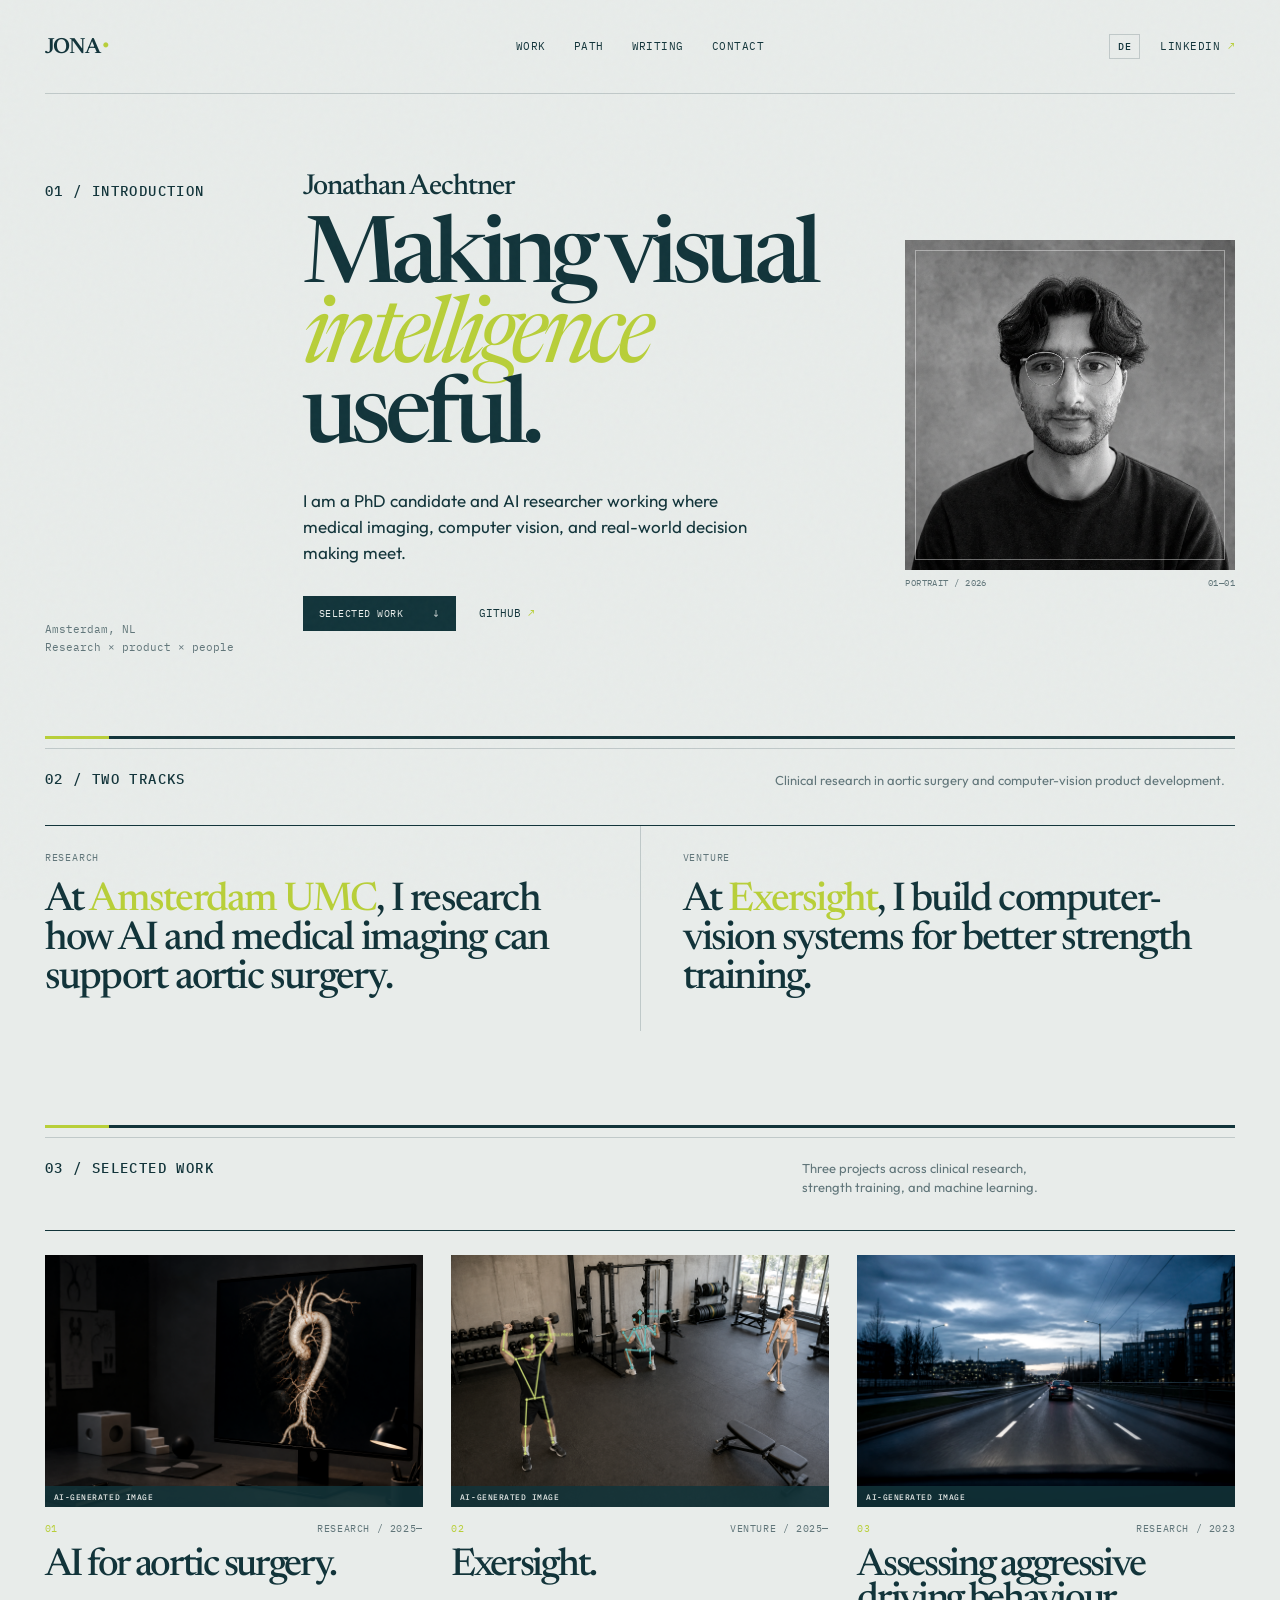
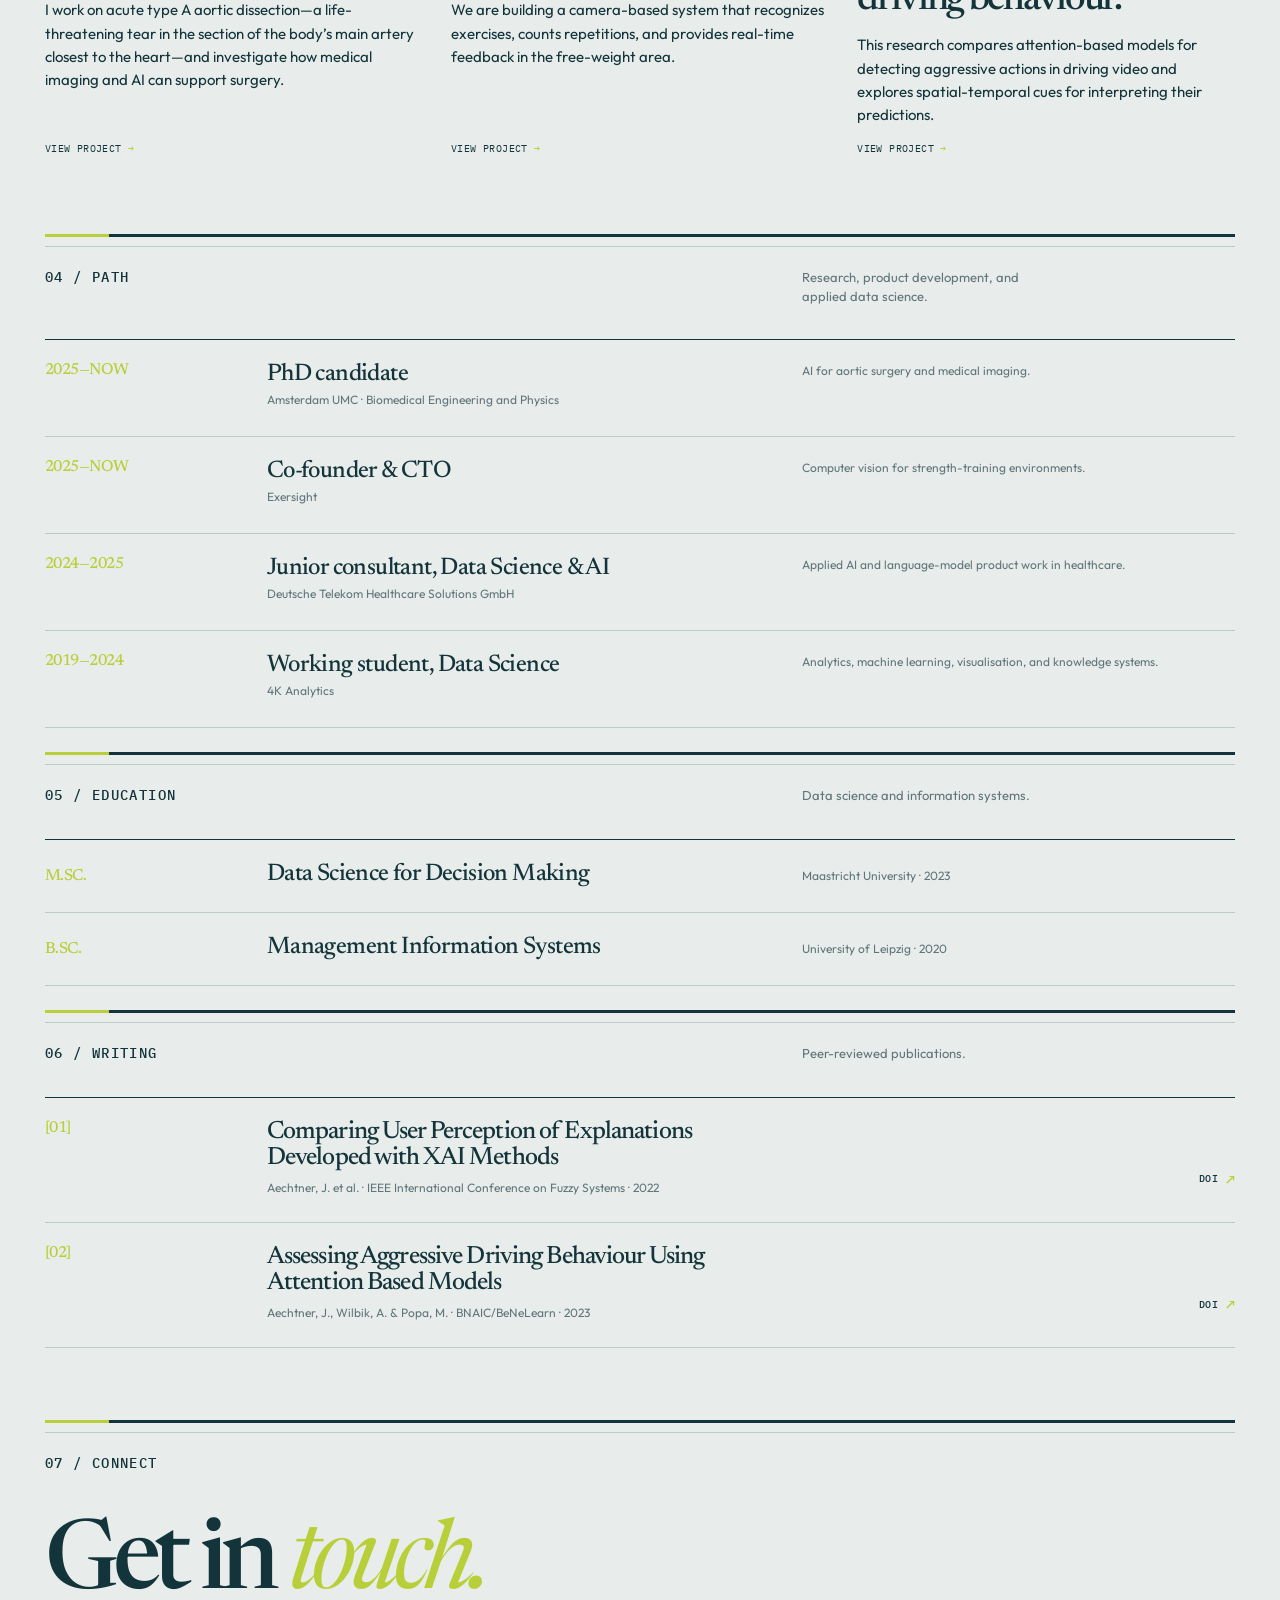
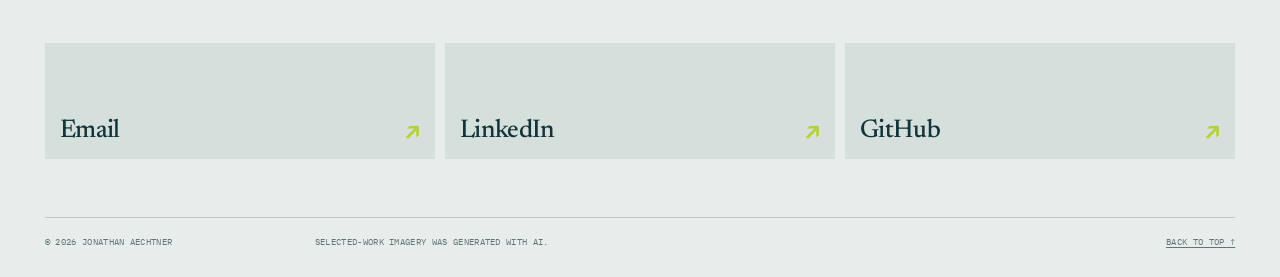
<file: index.html>
<!doctype html>
<html lang="en">
  <head>
    <meta charset="UTF-8" />
    <meta name="viewport" content="width=device-width, initial-scale=1" />
    <meta
      name="description"
      content="Jonathan Aechtner is a PhD candidate and AI researcher working across medical imaging, computer vision, and human movement."
    />
    <meta name="theme-color" content="#e8ecea" />
    <meta property="og:type" content="website" />
    <meta property="og:title" content="Jonathan Aechtner — AI researcher &amp; builder" />
    <meta
      property="og:description"
      content="PhD candidate and AI researcher working across medical imaging, computer vision, and human movement."
    />
    <link rel="alternate" hreflang="de" href="de/index.html" />
    <title>Jonathan Aechtner — AI researcher & builder</title>
    <script>document.documentElement.classList.add("js");</script>
    <link rel="preconnect" href="https://fonts.googleapis.com" />
    <link rel="preconnect" href="https://fonts.gstatic.com" crossorigin />
    <link
      href="https://fonts.googleapis.com/css2?family=IBM+Plex+Mono:wght@400;500&family=Newsreader:opsz,wght@6..72,400;6..72,500;6..72,600&family=Outfit:wght@400;500;600&display=swap"
      rel="stylesheet"
    />
    <link rel="stylesheet" href="styles.css" />
  </head>
  <body>
    <div class="grain" aria-hidden="true"></div>

    <header class="site-header wrap">
      <a class="wordmark" href="#top" aria-label="Jonathan Aechtner — home">JONA<span>•</span></a>
      <nav aria-label="Primary navigation">
        <a href="#work">Work</a>
        <a href="#path">Path</a>
        <a href="#writing">Writing</a>
        <a href="#contact">Contact</a>
      </nav>
      <div class="header-tools">
        <a class="language-switch" href="de/index.html" lang="de" hreflang="de" aria-label="Deutsche Version">DE</a>
        <a class="header-link" href="https://www.linkedin.com/in/jonathan-aechtner-60bab921b" target="_blank" rel="noreferrer">
          LinkedIn <span aria-hidden="true">↗</span>
        </a>
      </div>
    </header>

    <main id="top">
      <section class="hero wrap">
        <div class="hero-meta reveal">
          <p class="eyebrow">01 / INTRODUCTION</p>
          <p>Amsterdam, NL<br />Research × product × people</p>
        </div>

        <div class="hero-copy reveal">
          <p class="identity">Jonathan Aechtner</p>
          <h1>Making visual<br /><em>intelligence</em> useful.</h1>
          <p class="hero-deck">
            I am a PhD candidate and AI researcher working where medical imaging, computer vision, and real-world decision making meet.
          </p>
          <div class="hero-actions">
            <a class="button button-dark" href="#work">Selected work <span aria-hidden="true">↓</span></a>
            <a class="text-link" href="https://github.com/unofficial-Jona" target="_blank" rel="noreferrer">GitHub <span aria-hidden="true">↗</span></a>
          </div>
        </div>

        <figure class="portrait reveal">
          <div class="portrait-frame">
            <img src="assets/img/jonathan-aechtner-hero-v3.png" alt="Portrait of Jonathan Aechtner" />
          </div>
          <figcaption><span>PORTRAIT / 2026</span><span>01—01</span></figcaption>
        </figure>

      </section>

      <section class="statement wrap section-rule reveal">
        <div class="statement-intro"><p class="eyebrow">02 / TWO TRACKS</p><p>Clinical research in aortic surgery and computer-vision product development.</p></div>
        <div class="statement-columns">
          <article>
            <p class="eyebrow">RESEARCH</p>
            <p class="statement-copy">At <a href="https://pure.amsterdamumc.nl/en/persons/jonathan-aechtner/" target="_blank" rel="noreferrer">Amsterdam UMC</a>, I research how AI and medical imaging can support aortic surgery.</p>
          </article>
          <article>
            <p class="eyebrow">VENTURE</p>
            <p class="statement-copy">At <a href="https://www.exersight.com/" target="_blank" rel="noreferrer">Exersight</a>, I build computer-vision systems for better strength training.</p>
          </article>
        </div>
      </section>

      <section class="work wrap section-rule" id="work">
        <div class="section-label reveal">
          <p class="eyebrow">03 / SELECTED WORK</p>
          <p>Three projects across clinical research, strength training, and machine learning.</p>
        </div>

        <div class="project-grid">
          <article class="work-card reveal">
            <figure class="work-card-media">
              <a href="work/ataad.html" tabindex="-1" aria-hidden="true">
                <img src="assets/img/ataad-medical-imaging.png" alt="Aortic imaging displayed in a clinical research environment" />
              </a>
              <figcaption class="image-disclosure">AI-generated image</figcaption>
            </figure>
            <div class="work-card-meta"><span>01</span><span>RESEARCH / 2025—</span></div>
            <h2><a href="work/ataad.html">AI for aortic surgery.</a></h2>
            <p>I work on acute type A aortic dissection—a life-threatening tear in the section of the body’s main artery closest to the heart—and investigate how medical imaging and AI can support surgery.</p>
            <a href="work/ataad.html">View project <span aria-hidden="true">→</span></a>
          </article>

          <article class="work-card reveal">
            <figure class="work-card-media">
              <a href="work/exersight.html" tabindex="-1" aria-hidden="true">
                <img src="assets/img/exersight-multiperson-tracking-raster.png" alt="Three people in a gym with distinct pose-tracking overlays" />
              </a>
              <svg class="tracking-overlay" viewBox="0 0 1536 1024" aria-hidden="true">
                <g class="tracked-person person-a">
                  <path class="tracker-line" d="M322 387 L282 391 M322 387 L363 384 M282 391 L240 318 L224 269 M363 384 L400 300 L414 261 M322 387 L335 590 M335 590 L298 613 L331 742 L315 838 M335 590 L367 607 L378 741 L424 835" />
                  <g class="tracker-joints"><circle cx="324" cy="342" /><circle cx="322" cy="387" /><circle cx="282" cy="391" /><circle cx="363" cy="384" /><circle cx="240" cy="318" /><circle cx="400" cy="300" /><circle cx="224" cy="269" /><circle cx="414" cy="261" /><circle cx="335" cy="590" /><circle cx="298" cy="613" /><circle cx="367" cy="607" /><circle cx="331" cy="742" /><circle cx="378" cy="741" /><circle cx="315" cy="838" /><circle cx="424" cy="835" /></g>
                  <path class="person-marker" d="M324 308 l-16 -25 h32 Z" /><path class="marker-stem" d="M324 283 V328" /><text x="350" y="301">DUMBBELL PRESS</text><text x="350" y="317">REP 06</text>
                </g>
                <g class="tracked-person person-b">
                  <path class="tracker-line" d="M752 288 L705 302 M752 288 L803 286 M705 302 L684 333 L678 357 M803 286 L826 323 L840 333 M752 288 L754 396 M754 396 L720 405 L690 458 L716 482 M754 396 L786 401 L810 451 L791 478" />
                  <g class="tracker-joints"><circle cx="754" cy="247" /><circle cx="752" cy="288" /><circle cx="705" cy="302" /><circle cx="803" cy="286" /><circle cx="684" cy="333" /><circle cx="826" cy="323" /><circle cx="678" cy="357" /><circle cx="840" cy="333" /><circle cx="754" cy="396" /><circle cx="720" cy="405" /><circle cx="786" cy="401" /><circle cx="690" cy="458" /><circle cx="810" cy="451" /><circle cx="716" cy="482" /><circle cx="791" cy="478" /></g>
                  <path class="person-marker" d="M754 215 l-16 -25 h32 Z" /><path class="marker-stem" d="M754 190 V232" /><text x="780" y="208">BACK SQUAT</text><text x="780" y="224">REP 04</text>
                </g>
                <g class="tracked-person person-c">
                  <path class="tracker-line" d="M1335 278 L1305 292 M1335 278 L1362 288 M1305 292 L1292 359 L1286 405 M1362 288 L1381 345 L1388 394 M1335 278 L1331 457 M1331 457 L1316 472 L1300 574 L1280 668 M1331 457 L1355 468 L1369 575 L1390 681" />
                  <g class="tracker-joints"><circle cx="1340" cy="234" /><circle cx="1335" cy="278" /><circle cx="1305" cy="292" /><circle cx="1362" cy="288" /><circle cx="1292" cy="359" /><circle cx="1381" cy="345" /><circle cx="1286" cy="405" /><circle cx="1388" cy="394" /><circle cx="1331" cy="457" /><circle cx="1316" cy="472" /><circle cx="1355" cy="468" /><circle cx="1300" cy="574" /><circle cx="1369" cy="575" /><circle cx="1280" cy="668" /><circle cx="1390" cy="681" /></g>
                  <path class="person-marker" d="M1340 202 l-16 -25 h32 Z" /><path class="marker-stem" d="M1340 177 V219" /><text x="1366" y="195">WALKING</text><text x="1366" y="211">REP —</text>
                </g>
              </svg>
              <figcaption class="image-disclosure">AI-generated image</figcaption>
            </figure>
            <div class="work-card-meta"><span>02</span><span>VENTURE / 2025—</span></div>
            <h2><a href="work/exersight.html">Exersight.</a></h2>
            <p>We are building a camera-based system that recognizes exercises, counts repetitions, and provides real-time feedback in the free-weight area.</p>
            <a href="work/exersight.html">View project <span aria-hidden="true">→</span></a>
          </article>

          <article class="work-card reveal">
            <figure class="work-card-media">
              <a href="work/aggressive-driving.html" tabindex="-1" aria-hidden="true">
                <img src="assets/img/aggressive-driving.png" alt="A car driving on a European road at blue hour" />
              </a>
              <figcaption class="image-disclosure">AI-generated image</figcaption>
            </figure>
            <div class="work-card-meta"><span>03</span><span>RESEARCH / 2023</span></div>
            <h2><a href="work/aggressive-driving.html">Assessing aggressive driving behaviour.</a></h2>
            <p>This research compares attention-based models for detecting aggressive actions in driving video and explores spatial-temporal cues for interpreting their predictions.</p>
            <a href="work/aggressive-driving.html">View project <span aria-hidden="true">→</span></a>
          </article>
        </div>
      </section>

      <section class="path wrap section-rule" id="path">
        <div class="section-label reveal">
          <p class="eyebrow">04 / PATH</p>
          <p>Research, product development, and applied data science.</p>
        </div>
        <ol class="timeline">
          <li class="reveal">
            <p class="timeline-date">2025—NOW</p>
            <div><h3>PhD candidate</h3><p>Amsterdam UMC · Biomedical Engineering and Physics</p></div>
            <p class="timeline-detail">AI for aortic surgery and medical imaging.</p>
          </li>
          <li class="reveal">
            <p class="timeline-date">2025—NOW</p>
            <div><h3>Co-founder &amp; CTO</h3><p>Exersight</p></div>
            <p class="timeline-detail">Computer vision for strength-training environments.</p>
          </li>
          <li class="reveal">
            <p class="timeline-date">2024—2025</p>
            <div><h3>Junior consultant, Data Science &amp; AI</h3><p>Deutsche Telekom Healthcare Solutions GmbH</p></div>
            <p class="timeline-detail">Applied AI and language-model product work in healthcare.</p>
          </li>
          <li class="reveal">
            <p class="timeline-date">2019—2024</p>
            <div><h3>Working student, Data Science</h3><p>4K Analytics</p></div>
            <p class="timeline-detail">Analytics, machine learning, visualisation, and knowledge systems.</p>
          </li>
        </ol>
      </section>

      <section class="credentials wrap section-rule">
        <div class="section-label reveal">
          <p class="eyebrow">05 / EDUCATION</p>
          <p>Data science and information systems.</p>
        </div>
        <div class="credential-list">
          <article class="credential-row reveal">
            <p class="credential-key credential-degree">M.SC.</p>
            <p class="credential-title">Data Science for Decision Making</p>
            <p class="credential-meta">Maastricht University · 2023</p>
          </article>
          <article class="credential-row reveal">
            <p class="credential-key credential-degree">B.SC.</p>
            <p class="credential-title">Management Information Systems</p>
            <p class="credential-meta">University of Leipzig · 2020</p>
          </article>
        </div>
      </section>

      <section class="writing wrap section-rule" id="writing">
        <div class="section-label reveal">
          <p class="eyebrow">06 / WRITING</p>
          <p>Peer-reviewed publications.</p>
        </div>
        <div class="publication-list">
          <article class="publication reveal">
            <p class="pub-index">[01]</p>
            <div>
              <h3>Comparing User Perception of Explanations Developed with XAI Methods</h3>
              <p>Aechtner, J. et al. · IEEE International Conference on Fuzzy Systems · 2022</p>
            </div>
            <a class="doi-link" href="https://doi.org/10.1109/FUZZ-IEEE55066.2022.9882743" target="_blank" rel="noreferrer" aria-label="Read Comparing User Perception of Explanations Developed with XAI Methods via DOI">DOI <span aria-hidden="true">↗</span></a>
          </article>
          <article class="publication reveal">
            <p class="pub-index">[02]</p>
            <div>
              <h3>Assessing Aggressive Driving Behaviour Using Attention Based Models</h3>
              <p>Aechtner, J., Wilbik, A. &amp; Popa, M. · BNAIC/BeNeLearn · 2023</p>
            </div>
            <a class="doi-link" href="https://doi.org/10.1007/978-3-031-74650-5_4" target="_blank" rel="noreferrer" aria-label="Read Assessing Aggressive Driving Behaviour Using Attention Based Models via DOI">DOI <span aria-hidden="true">↗</span></a>
          </article>
        </div>
      </section>

      <section class="contact wrap reveal" id="contact">
        <p class="eyebrow">07 / CONNECT</p>
        <h2>Get in <em>touch.</em></h2>
        <div class="contact-links">
          <a href="mailto:jona@exersight.com">Email <span>↗</span></a>
          <a href="https://www.linkedin.com/in/jonathan-aechtner-60bab921b" target="_blank" rel="noreferrer">LinkedIn <span>↗</span></a>
          <a href="https://github.com/unofficial-Jona" target="_blank" rel="noreferrer">GitHub <span>↗</span></a>
        </div>
      </section>
    </main>

    <footer class="site-footer wrap">
      <p>© <span id="year"></span> Jonathan Aechtner</p>
      <p class="visual-provenance">Selected-work imagery was generated with AI.</p>
      <a href="#top">Back to top ↑</a>
    </footer>
    <script src="script.js"></script>
  </body>
</html>
</file>
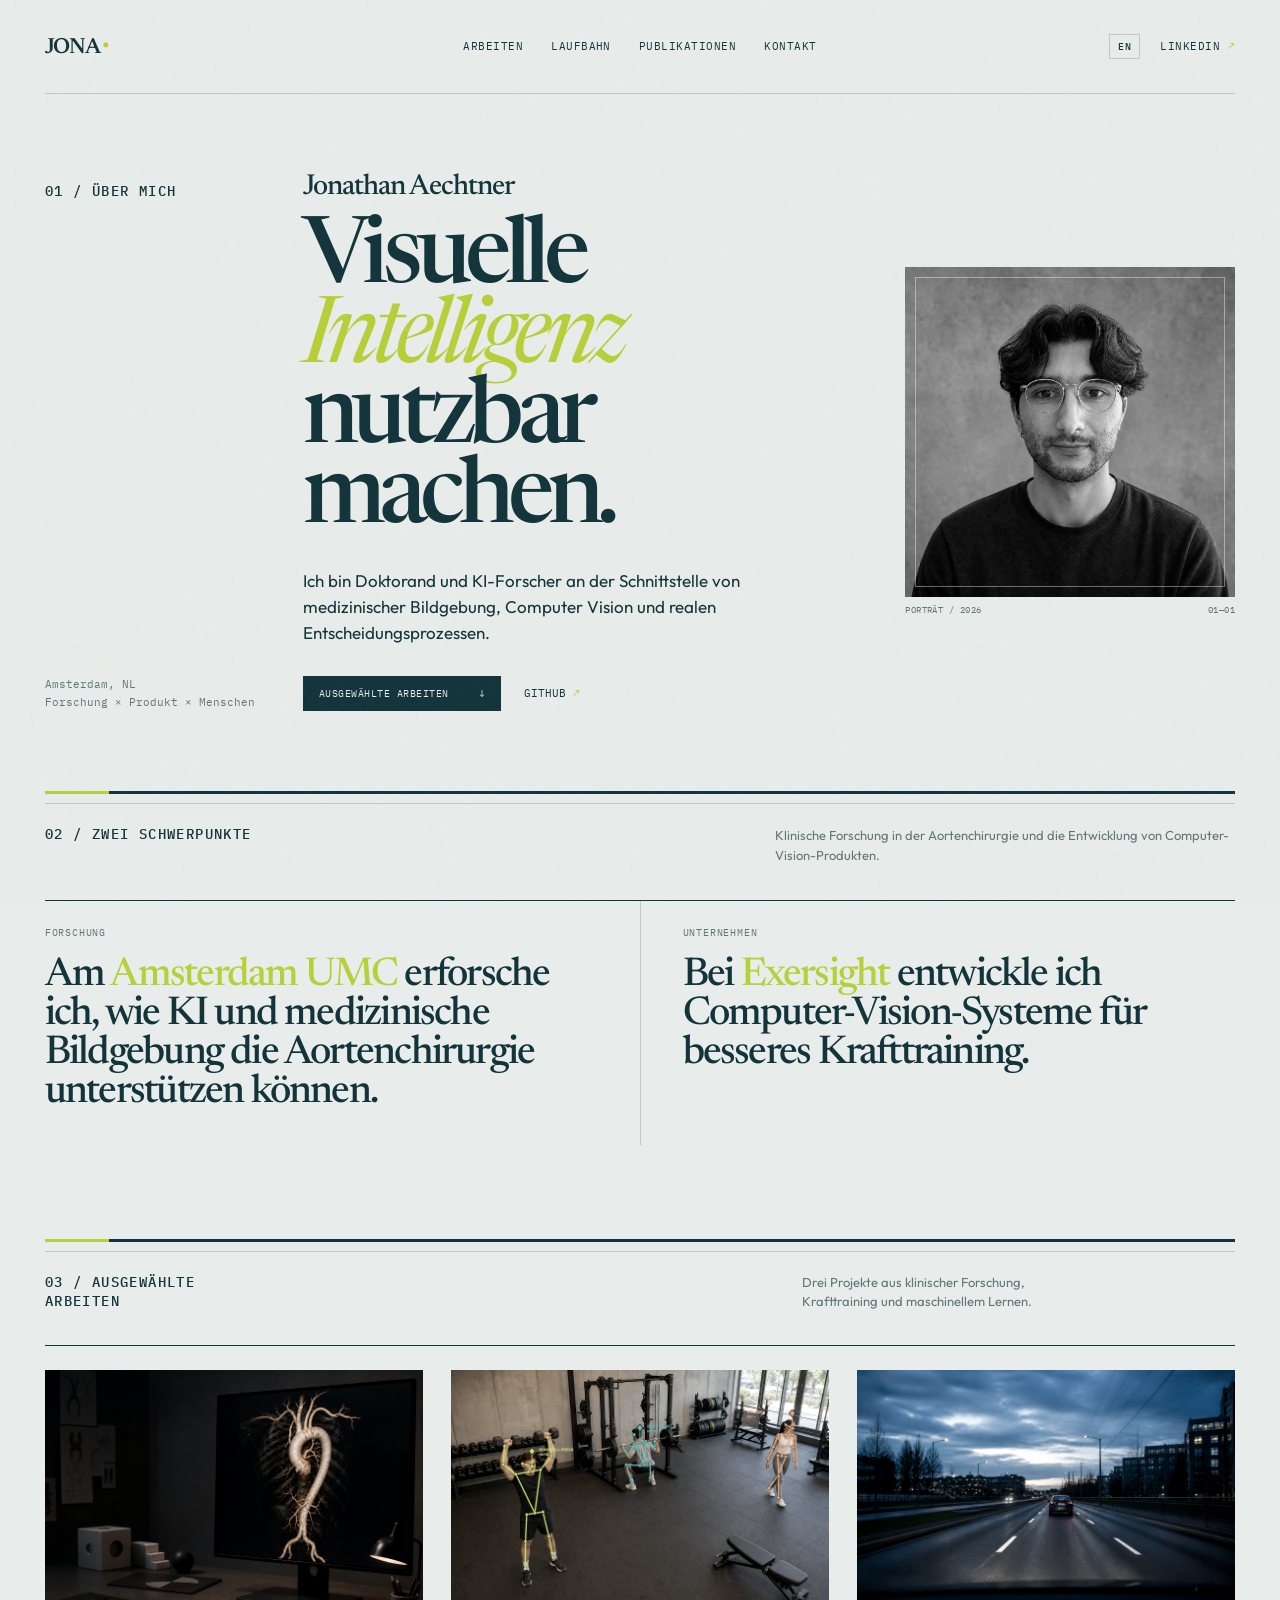
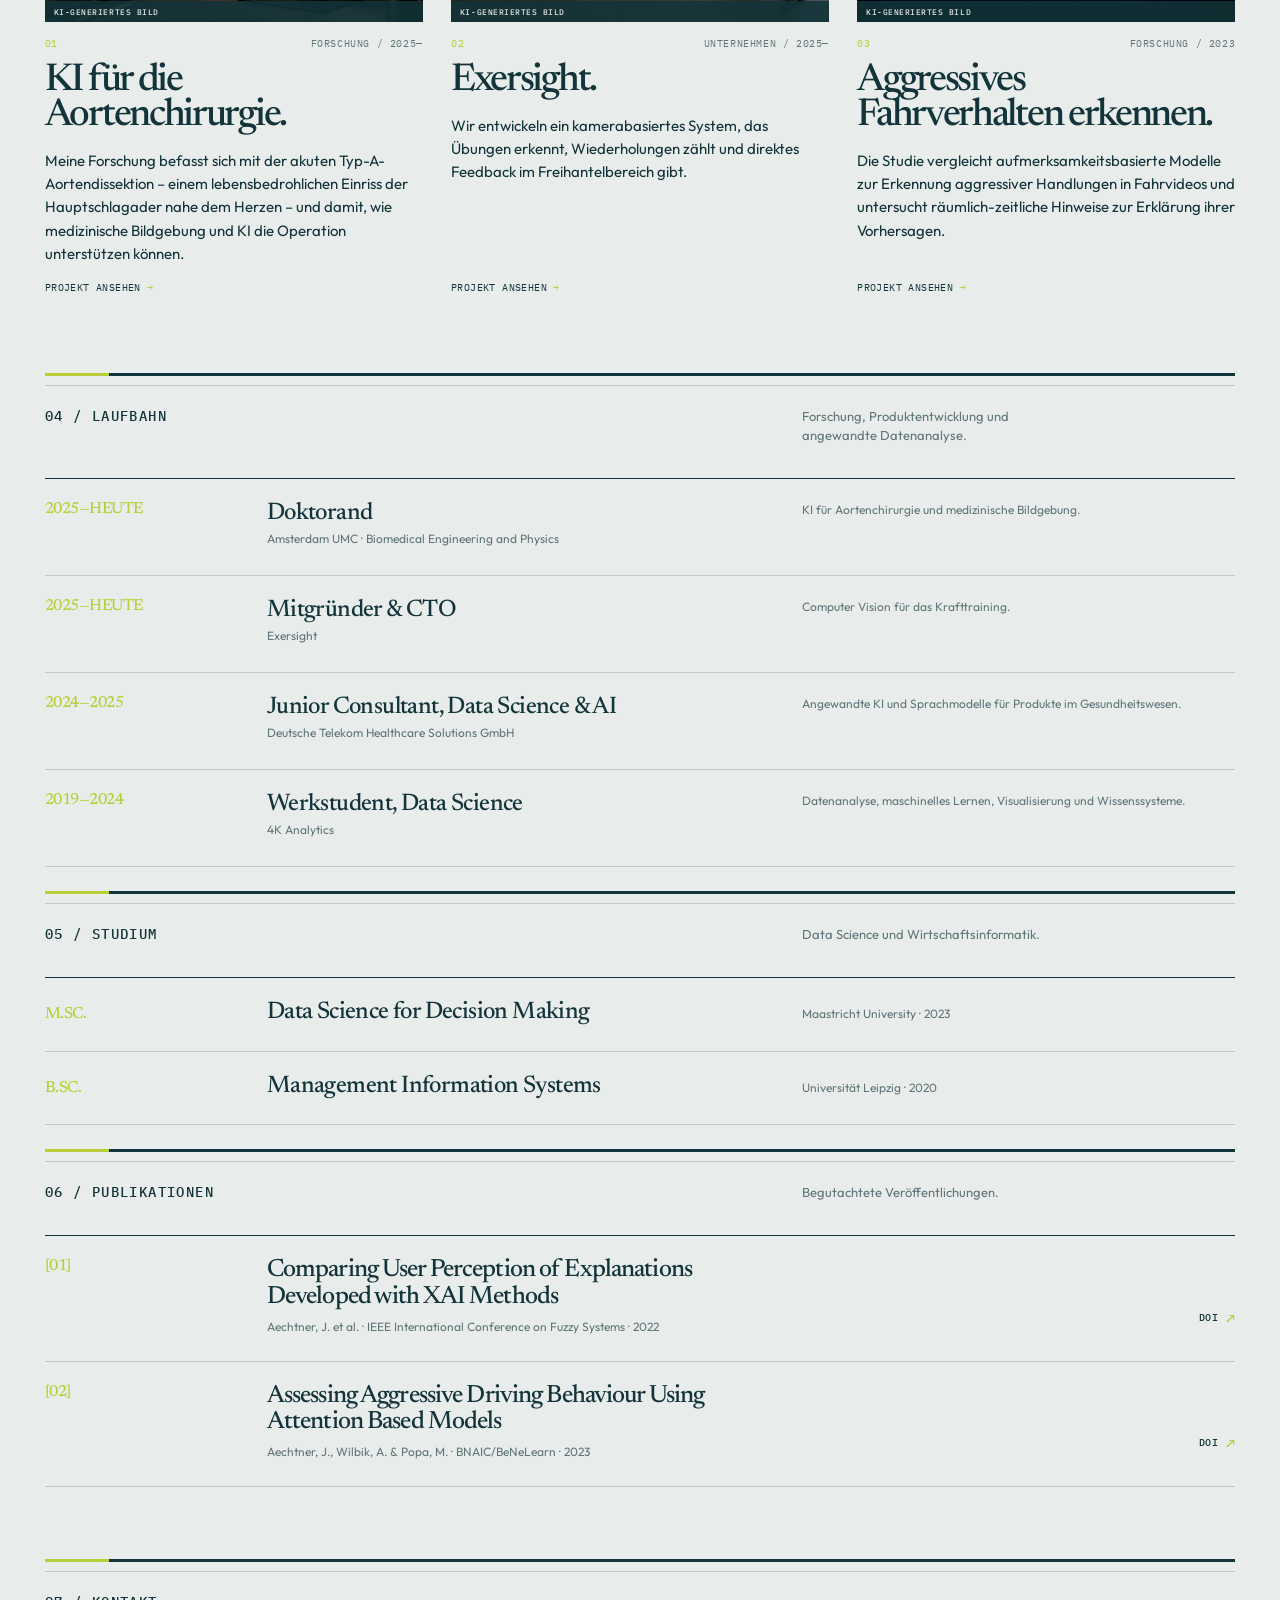
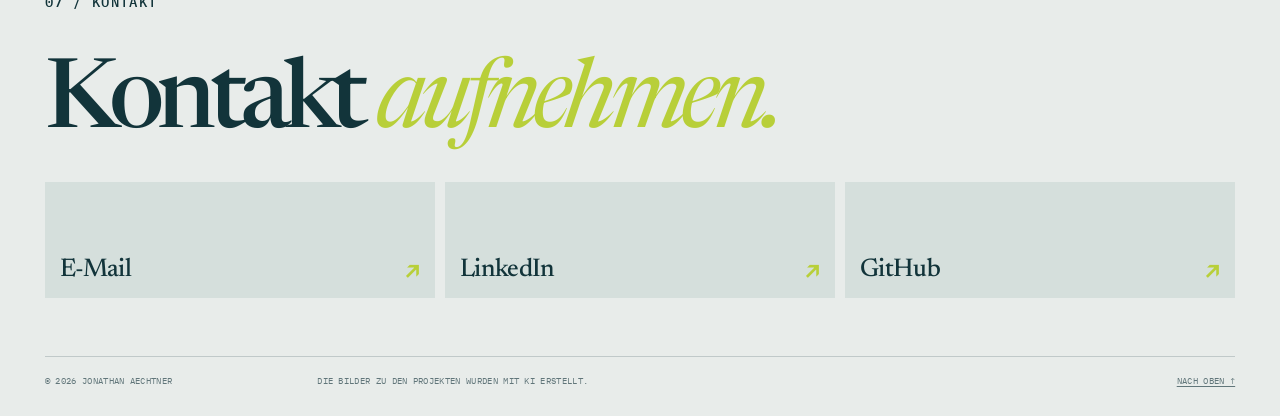
<file: de/index.html>
<!doctype html>
<html lang="de">
  <head>
    <meta charset="UTF-8" />
    <meta name="viewport" content="width=device-width, initial-scale=1" />
    <meta name="description" content="Jonathan Aechtner ist Doktorand und KI-Forscher mit Schwerpunkten in medizinischer Bildgebung, Computer Vision und menschlicher Bewegung." />
    <meta name="theme-color" content="#e8ecea" />
    <meta property="og:type" content="website" />
    <meta property="og:title" content="Jonathan Aechtner — KI-Forscher &amp; Entwickler" />
    <meta property="og:description" content="Doktorand und KI-Forscher an der Schnittstelle von medizinischer Bildgebung, Computer Vision und menschlicher Bewegung." />
    <link rel="alternate" hreflang="en" href="../index.html" />
    <title>Jonathan Aechtner — KI-Forscher &amp; Entwickler</title>
    <script>document.documentElement.classList.add("js");</script>
    <link rel="preconnect" href="https://fonts.googleapis.com" />
    <link rel="preconnect" href="https://fonts.gstatic.com" crossorigin />
    <link href="https://fonts.googleapis.com/css2?family=IBM+Plex+Mono:wght@400;500&family=Newsreader:opsz,wght@6..72,400;6..72,500;6..72,600&family=Outfit:wght@400;500;600&display=swap" rel="stylesheet" />
    <link rel="stylesheet" href="../styles.css" />
  </head>
  <body>
    <div class="grain" aria-hidden="true"></div>

    <header class="site-header wrap">
      <a class="wordmark" href="#top" aria-label="Jonathan Aechtner — Startseite">JONA<span>•</span></a>
      <nav aria-label="Hauptnavigation">
        <a href="#work">Arbeiten</a>
        <a href="#path">Laufbahn</a>
        <a href="#writing">Publikationen</a>
        <a href="#contact">Kontakt</a>
      </nav>
      <div class="header-tools">
        <a class="language-switch" href="../index.html" lang="en" hreflang="en" aria-label="English version">EN</a>
        <a class="header-link" href="https://www.linkedin.com/in/jonathan-aechtner-60bab921b" target="_blank" rel="noreferrer">LinkedIn <span aria-hidden="true">↗</span></a>
      </div>
    </header>

    <main id="top">
      <section class="hero wrap">
        <div class="hero-meta reveal">
          <p class="eyebrow">01 / ÜBER MICH</p>
          <p>Amsterdam, NL<br />Forschung × Produkt × Menschen</p>
        </div>

        <div class="hero-copy reveal">
          <p class="identity">Jonathan Aechtner</p>
          <h1>Visuelle<br /><em>Intelligenz</em><br />nutzbar machen.</h1>
          <p class="hero-deck">Ich bin Doktorand und KI-Forscher an der Schnittstelle von medizinischer Bildgebung, Computer Vision und realen Entscheidungsprozessen.</p>
          <div class="hero-actions">
            <a class="button button-dark" href="#work">Ausgewählte Arbeiten <span aria-hidden="true">↓</span></a>
            <a class="text-link" href="https://github.com/unofficial-Jona" target="_blank" rel="noreferrer">GitHub <span aria-hidden="true">↗</span></a>
          </div>
        </div>

        <figure class="portrait reveal">
          <div class="portrait-frame">
            <img src="../assets/img/jonathan-aechtner-hero-v3.png" alt="Porträt von Jonathan Aechtner" />
          </div>
          <figcaption><span>PORTRÄT / 2026</span><span>01—01</span></figcaption>
        </figure>
      </section>

      <section class="statement wrap section-rule reveal">
        <div class="statement-intro"><p class="eyebrow">02 / ZWEI SCHWERPUNKTE</p><p>Klinische Forschung in der Aortenchirurgie und die Entwicklung von Computer-Vision-Produkten.</p></div>
        <div class="statement-columns">
          <article>
            <p class="eyebrow">FORSCHUNG</p>
            <p class="statement-copy">Am <a href="https://pure.amsterdamumc.nl/en/persons/jonathan-aechtner/" target="_blank" rel="noreferrer">Amsterdam UMC</a> erforsche ich, wie KI und medizinische Bildgebung die Aortenchirurgie unterstützen können.</p>
          </article>
          <article>
            <p class="eyebrow">UNTERNEHMEN</p>
            <p class="statement-copy">Bei <a href="https://www.exersight.com/" target="_blank" rel="noreferrer">Exersight</a> entwickle ich Computer-Vision-Systeme für besseres Krafttraining.</p>
          </article>
        </div>
      </section>

      <section class="work wrap section-rule" id="work">
        <div class="section-label reveal">
          <p class="eyebrow">03 / AUSGEWÄHLTE ARBEITEN</p>
          <p>Drei Projekte aus klinischer Forschung, Krafttraining und maschinellem Lernen.</p>
        </div>

        <div class="project-grid">
          <article class="work-card reveal">
            <figure class="work-card-media">
              <a href="work/aortendissektion.html" tabindex="-1" aria-hidden="true"><img src="../assets/img/ataad-medical-imaging.png" alt="Aortenbildgebung in einer klinischen Forschungsumgebung" /></a>
              <figcaption class="image-disclosure">KI-generiertes Bild</figcaption>
            </figure>
            <div class="work-card-meta"><span>01</span><span>FORSCHUNG / 2025—</span></div>
            <h2><a href="work/aortendissektion.html">KI für die Aortenchirurgie.</a></h2>
            <p>Meine Forschung befasst sich mit der akuten Typ-A-Aortendissektion – einem lebensbedrohlichen Einriss der Hauptschlagader nahe dem Herzen – und damit, wie medizinische Bildgebung und KI die Operation unterstützen können.</p>
            <a href="work/aortendissektion.html">Projekt ansehen <span aria-hidden="true">→</span></a>
          </article>

          <article class="work-card reveal">
            <figure class="work-card-media">
              <a href="work/exersight.html" tabindex="-1" aria-hidden="true"><img src="../assets/img/exersight-multiperson-tracking-raster.png" alt="Drei Personen in einem Fitnessstudio mit unterschiedlichen Pose-Tracking-Markierungen" /></a>
              <figcaption class="image-disclosure">KI-generiertes Bild</figcaption>
            </figure>
            <div class="work-card-meta"><span>02</span><span>UNTERNEHMEN / 2025—</span></div>
            <h2><a href="work/exersight.html">Exersight.</a></h2>
            <p>Wir entwickeln ein kamerabasiertes System, das Übungen erkennt, Wiederholungen zählt und direktes Feedback im Freihantelbereich gibt.</p>
            <a href="work/exersight.html">Projekt ansehen <span aria-hidden="true">→</span></a>
          </article>

          <article class="work-card reveal">
            <figure class="work-card-media">
              <a href="work/aggressives-fahrverhalten.html" tabindex="-1" aria-hidden="true"><img src="../assets/img/aggressive-driving.png" alt="Ein Auto auf einer europäischen Straße in der Abenddämmerung" /></a>
              <figcaption class="image-disclosure">KI-generiertes Bild</figcaption>
            </figure>
            <div class="work-card-meta"><span>03</span><span>FORSCHUNG / 2023</span></div>
            <h2><a href="work/aggressives-fahrverhalten.html">Aggressives Fahrverhalten erkennen.</a></h2>
            <p>Die Studie vergleicht aufmerksamkeitsbasierte Modelle zur Erkennung aggressiver Handlungen in Fahrvideos und untersucht räumlich-zeitliche Hinweise zur Erklärung ihrer Vorhersagen.</p>
            <a href="work/aggressives-fahrverhalten.html">Projekt ansehen <span aria-hidden="true">→</span></a>
          </article>
        </div>
      </section>

      <section class="path wrap section-rule" id="path">
        <div class="section-label reveal">
          <p class="eyebrow">04 / LAUFBAHN</p>
          <p>Forschung, Produktentwicklung und angewandte Datenanalyse.</p>
        </div>
        <ol class="timeline">
          <li class="reveal">
            <p class="timeline-date">2025—HEUTE</p>
            <div><h3>Doktorand</h3><p>Amsterdam UMC · Biomedical Engineering and Physics</p></div>
            <p class="timeline-detail">KI für Aortenchirurgie und medizinische Bildgebung.</p>
          </li>
          <li class="reveal">
            <p class="timeline-date">2025—HEUTE</p>
            <div><h3>Mitgründer &amp; CTO</h3><p>Exersight</p></div>
            <p class="timeline-detail">Computer Vision für das Krafttraining.</p>
          </li>
          <li class="reveal">
            <p class="timeline-date">2024—2025</p>
            <div><h3>Junior Consultant, Data Science &amp; AI</h3><p>Deutsche Telekom Healthcare Solutions GmbH</p></div>
            <p class="timeline-detail">Angewandte KI und Sprachmodelle für Produkte im Gesundheitswesen.</p>
          </li>
          <li class="reveal">
            <p class="timeline-date">2019—2024</p>
            <div><h3>Werkstudent, Data Science</h3><p>4K Analytics</p></div>
            <p class="timeline-detail">Datenanalyse, maschinelles Lernen, Visualisierung und Wissenssysteme.</p>
          </li>
        </ol>
      </section>

      <section class="credentials wrap section-rule">
        <div class="section-label reveal">
          <p class="eyebrow">05 / STUDIUM</p>
          <p>Data Science und Wirtschaftsinformatik.</p>
        </div>
        <div class="credential-list">
          <article class="credential-row reveal">
            <p class="credential-key credential-degree">M.SC.</p>
            <p class="credential-title">Data Science for Decision Making</p>
            <p class="credential-meta">Maastricht University · 2023</p>
          </article>
          <article class="credential-row reveal">
            <p class="credential-key credential-degree">B.SC.</p>
            <p class="credential-title">Management Information Systems</p>
            <p class="credential-meta">Universität Leipzig · 2020</p>
          </article>
        </div>
      </section>

      <section class="writing wrap section-rule" id="writing">
        <div class="section-label reveal">
          <p class="eyebrow">06 / PUBLIKATIONEN</p>
          <p>Begutachtete Veröffentlichungen.</p>
        </div>
        <div class="publication-list">
          <article class="publication reveal">
            <p class="pub-index">[01]</p>
            <div><h3>Comparing User Perception of Explanations Developed with XAI Methods</h3><p>Aechtner, J. et al. · IEEE International Conference on Fuzzy Systems · 2022</p></div>
            <a class="doi-link" href="https://doi.org/10.1109/FUZZ-IEEE55066.2022.9882743" target="_blank" rel="noreferrer" aria-label="Publikation über DOI öffnen">DOI <span aria-hidden="true">↗</span></a>
          </article>
          <article class="publication reveal">
            <p class="pub-index">[02]</p>
            <div><h3>Assessing Aggressive Driving Behaviour Using Attention Based Models</h3><p>Aechtner, J., Wilbik, A. &amp; Popa, M. · BNAIC/BeNeLearn · 2023</p></div>
            <a class="doi-link" href="https://doi.org/10.1007/978-3-031-74650-5_4" target="_blank" rel="noreferrer" aria-label="Publikation über DOI öffnen">DOI <span aria-hidden="true">↗</span></a>
          </article>
        </div>
      </section>

      <section class="contact wrap reveal" id="contact">
        <p class="eyebrow">07 / KONTAKT</p>
        <h2>Kontakt <em>aufnehmen.</em></h2>
        <div class="contact-links">
          <a href="mailto:jona@exersight.com">E-Mail <span>↗</span></a>
          <a href="https://www.linkedin.com/in/jonathan-aechtner-60bab921b" target="_blank" rel="noreferrer">LinkedIn <span>↗</span></a>
          <a href="https://github.com/unofficial-Jona" target="_blank" rel="noreferrer">GitHub <span>↗</span></a>
        </div>
      </section>
    </main>

    <footer class="site-footer wrap">
      <p>© <span id="year"></span> Jonathan Aechtner</p>
      <p class="visual-provenance">Die Bilder zu den Projekten wurden mit KI erstellt.</p>
      <a href="#top">Nach oben ↑</a>
    </footer>
    <script src="../script.js"></script>
  </body>
</html>
</file>
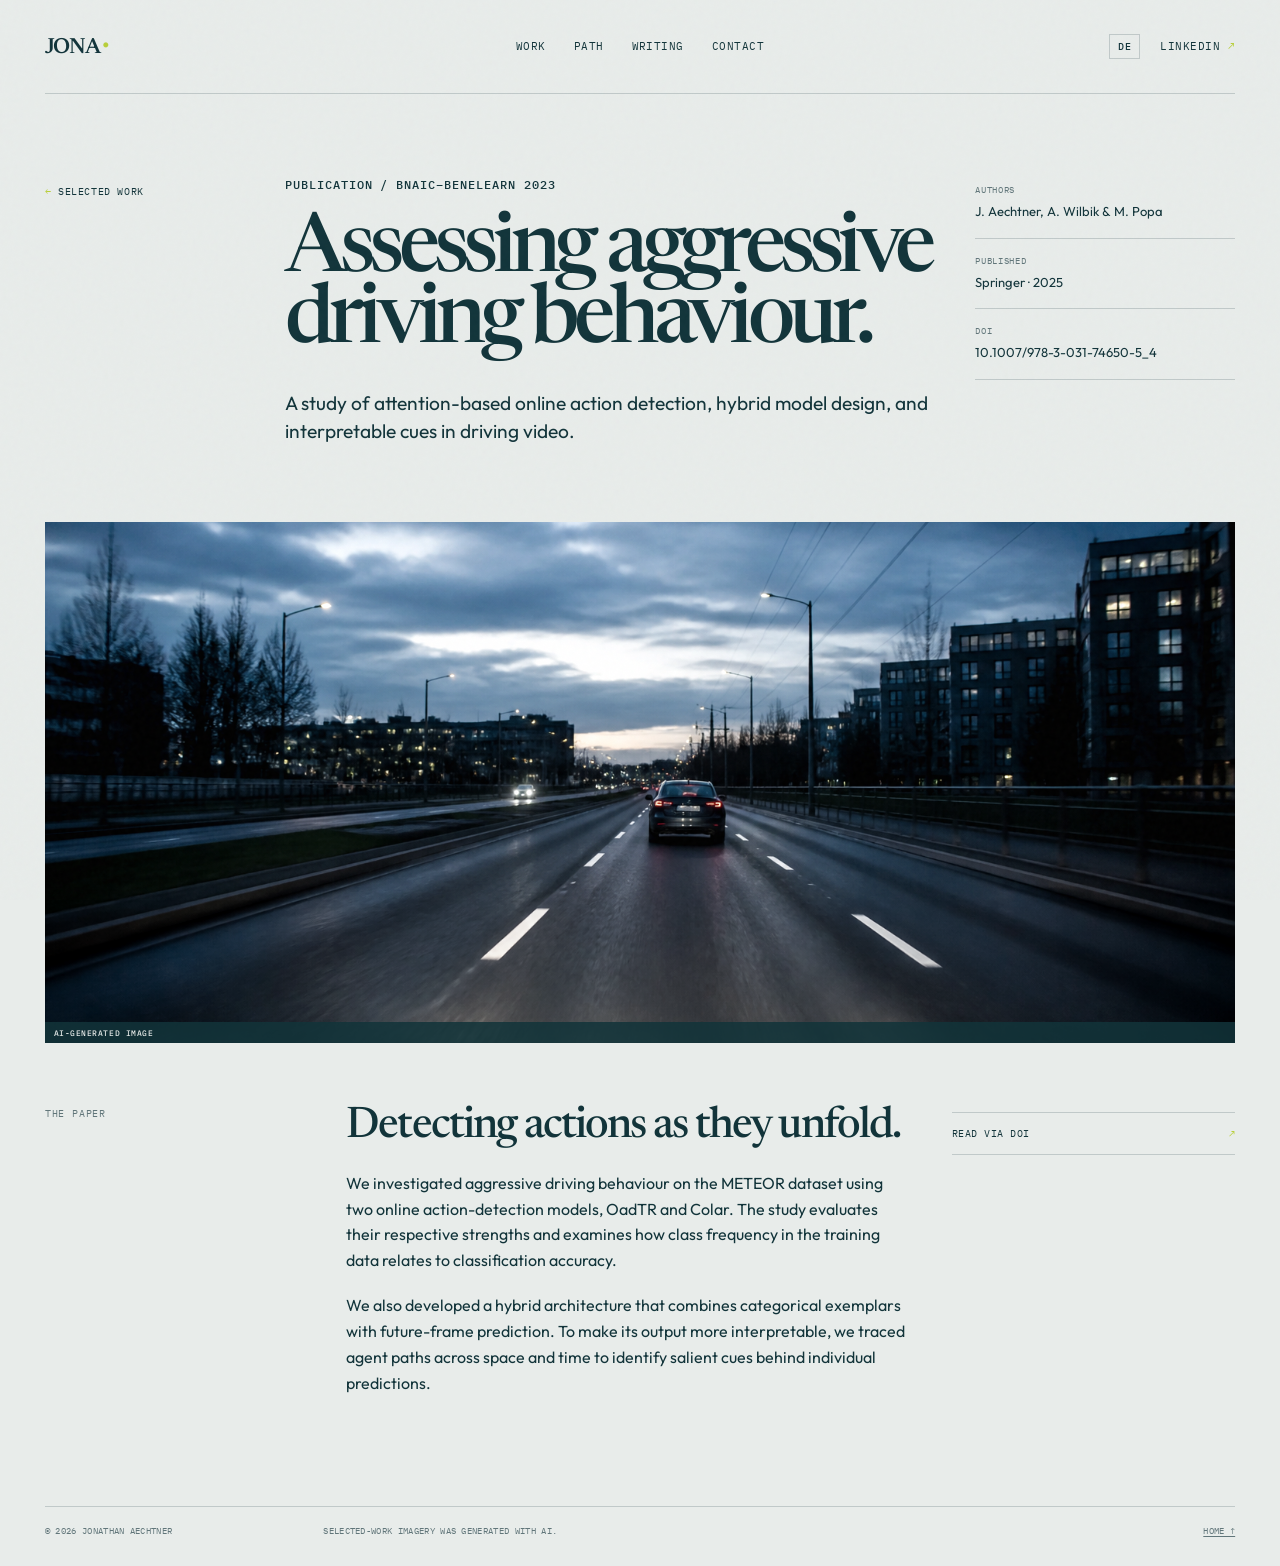
<file: work/aggressive-driving.html>
<!doctype html>
<html lang="en">
  <head>
    <meta charset="UTF-8" />
    <meta name="viewport" content="width=device-width, initial-scale=1" />
    <meta name="description" content="Research by Jonathan Aechtner, Anna Wilbik, and Mirela Popa on attention-based models for detecting aggressive driving behaviour." />
    <meta name="theme-color" content="#e8ecea" />
    <meta property="og:type" content="article" />
    <meta property="og:title" content="Assessing aggressive driving behaviour — Jonathan Aechtner" />
    <meta property="og:description" content="Attention-based online action detection and interpretable spatial-temporal cues for driving video." />
    <link rel="alternate" hreflang="de" href="../de/work/aggressives-fahrverhalten.html" />
    <title>Assessing aggressive driving behaviour — Jonathan Aechtner</title>
    <script>document.documentElement.classList.add("js");</script>
    <link rel="preconnect" href="https://fonts.googleapis.com" />
    <link rel="preconnect" href="https://fonts.gstatic.com" crossorigin />
    <link href="https://fonts.googleapis.com/css2?family=IBM+Plex+Mono:wght@400;500&family=Newsreader:opsz,wght@6..72,400;6..72,500;6..72,600&family=Outfit:wght@400;500;600&display=swap" rel="stylesheet" />
    <link rel="stylesheet" href="../styles.css" />
  </head>
  <body class="project-page">
    <div class="grain" aria-hidden="true"></div>
    <header class="site-header wrap">
      <a class="wordmark" href="../index.html" aria-label="Jonathan Aechtner — home">JONA<span>•</span></a>
      <nav aria-label="Primary navigation">
        <a href="../index.html#work">Work</a>
        <a href="../index.html#path">Path</a>
        <a href="../index.html#writing">Writing</a>
        <a href="../index.html#contact">Contact</a>
      </nav>
      <div class="header-tools">
        <a class="language-switch" href="../de/work/aggressives-fahrverhalten.html" lang="de" hreflang="de" aria-label="Deutsche Version">DE</a>
        <a class="header-link" href="https://www.linkedin.com/in/jonathan-aechtner-60bab921b" target="_blank" rel="noreferrer">LinkedIn <span aria-hidden="true">↗</span></a>
      </div>
    </header>

    <main>
      <article class="project-detail wrap">
        <header class="project-intro reveal">
          <a class="project-back" href="../index.html#work"><span aria-hidden="true">←</span> Selected work</a>
          <div class="project-heading">
            <p class="eyebrow">Publication / BNAIC–BeNeLearn 2023</p>
            <h1>Assessing aggressive driving behaviour.</h1>
            <p class="project-lead">A study of attention-based online action detection, hybrid model design, and interpretable cues in driving video.</p>
          </div>
          <dl class="project-facts">
            <div><dt>Authors</dt><dd>J. Aechtner, A. Wilbik &amp; M. Popa</dd></div>
            <div><dt>Published</dt><dd>Springer · 2025</dd></div>
            <div><dt>DOI</dt><dd>10.1007/978-3-031-74650-5_4</dd></div>
          </dl>
        </header>

        <figure class="project-hero reveal">
          <img src="../assets/img/aggressive-driving.png" alt="A car driving on a European road at blue hour" />
          <figcaption class="image-disclosure">AI-generated image</figcaption>
        </figure>

        <section class="project-copy reveal">
          <p class="project-copy-label">The paper</p>
          <div class="project-copy-main">
            <h2>Detecting actions as they unfold.</h2>
            <p>We investigated aggressive driving behaviour on the METEOR dataset using two online action-detection models, OadTR and Colar. The study evaluates their respective strengths and examines how class frequency in the training data relates to classification accuracy.</p>
            <p>We also developed a hybrid architecture that combines categorical exemplars with future-frame prediction. To make its output more interpretable, we traced agent paths across space and time to identify salient cues behind individual predictions.</p>
          </div>
          <nav class="project-links" aria-label="Publication links">
            <a href="https://doi.org/10.1007/978-3-031-74650-5_4" target="_blank" rel="noreferrer">Read via DOI <span aria-hidden="true">↗</span></a>
          </nav>
        </section>
      </article>
    </main>

    <footer class="site-footer project-footer wrap">
      <p>© <span id="year"></span> Jonathan Aechtner</p>
      <p class="visual-provenance">Selected-work imagery was generated with AI.</p>
      <a href="../index.html">Home ↑</a>
    </footer>
    <script src="../script.js"></script>
  </body>
</html>
</file>
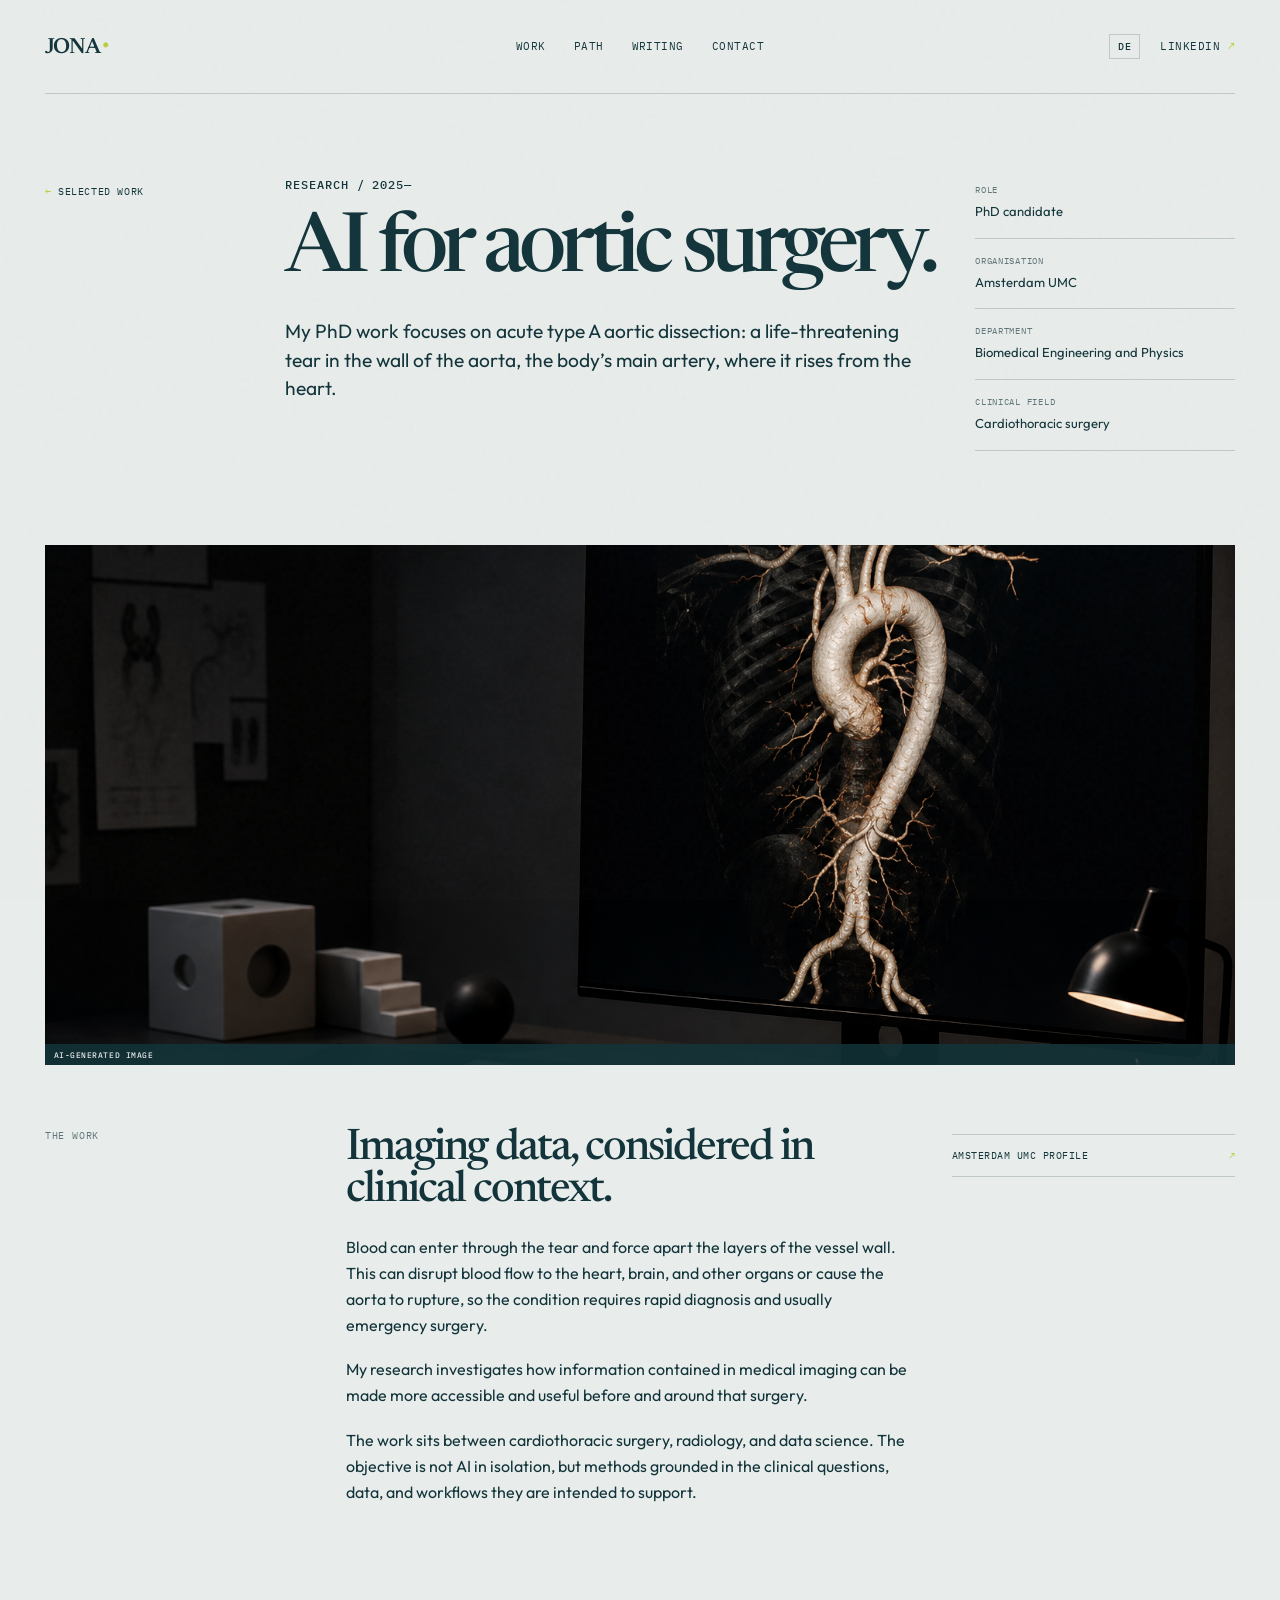
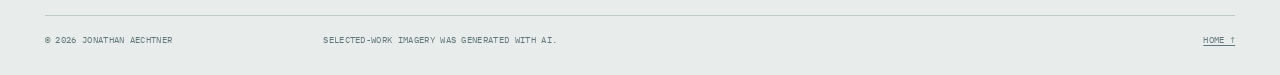
<file: work/ataad.html>
<!doctype html>
<html lang="en">
  <head>
    <meta charset="UTF-8" />
    <meta name="viewport" content="width=device-width, initial-scale=1" />
    <meta name="description" content="Jonathan Aechtner's PhD research on medical imaging and AI for acute type A aortic dissection." />
    <meta name="theme-color" content="#e8ecea" />
    <meta property="og:type" content="article" />
    <meta property="og:title" content="AI for aortic surgery — Jonathan Aechtner" />
    <meta property="og:description" content="PhD research on medical imaging and AI for acute type A aortic dissection." />
    <link rel="alternate" hreflang="de" href="../de/work/aortendissektion.html" />
    <title>AI for aortic surgery — Jonathan Aechtner</title>
    <script>document.documentElement.classList.add("js");</script>
    <link rel="preconnect" href="https://fonts.googleapis.com" />
    <link rel="preconnect" href="https://fonts.gstatic.com" crossorigin />
    <link href="https://fonts.googleapis.com/css2?family=IBM+Plex+Mono:wght@400;500&family=Newsreader:opsz,wght@6..72,400;6..72,500;6..72,600&family=Outfit:wght@400;500;600&display=swap" rel="stylesheet" />
    <link rel="stylesheet" href="../styles.css" />
  </head>
  <body class="project-page">
    <div class="grain" aria-hidden="true"></div>
    <header class="site-header wrap">
      <a class="wordmark" href="../index.html" aria-label="Jonathan Aechtner — home">JONA<span>•</span></a>
      <nav aria-label="Primary navigation">
        <a href="../index.html#work">Work</a>
        <a href="../index.html#path">Path</a>
        <a href="../index.html#writing">Writing</a>
        <a href="../index.html#contact">Contact</a>
      </nav>
      <div class="header-tools">
        <a class="language-switch" href="../de/work/aortendissektion.html" lang="de" hreflang="de" aria-label="Deutsche Version">DE</a>
        <a class="header-link" href="https://www.linkedin.com/in/jonathan-aechtner-60bab921b" target="_blank" rel="noreferrer">LinkedIn <span aria-hidden="true">↗</span></a>
      </div>
    </header>

    <main>
      <article class="project-detail wrap">
        <header class="project-intro reveal">
          <a class="project-back" href="../index.html#work"><span aria-hidden="true">←</span> Selected work</a>
          <div class="project-heading">
            <p class="eyebrow">Research / 2025—</p>
            <h1>AI for aortic surgery.</h1>
            <p class="project-lead">My PhD work focuses on acute type A aortic dissection: a life-threatening tear in the wall of the aorta, the body’s main artery, where it rises from the heart.</p>
          </div>
          <dl class="project-facts">
            <div><dt>Role</dt><dd>PhD candidate</dd></div>
            <div><dt>Organisation</dt><dd>Amsterdam UMC</dd></div>
            <div><dt>Department</dt><dd>Biomedical Engineering and Physics</dd></div>
            <div><dt>Clinical field</dt><dd>Cardiothoracic surgery</dd></div>
          </dl>
        </header>

        <figure class="project-hero reveal">
          <img src="../assets/img/ataad-medical-imaging.png" alt="Aortic imaging displayed in a clinical research environment" />
          <figcaption class="image-disclosure">AI-generated image</figcaption>
        </figure>

        <section class="project-copy reveal">
          <p class="project-copy-label">The work</p>
          <div class="project-copy-main">
            <h2>Imaging data, considered in clinical context.</h2>
            <p>Blood can enter through the tear and force apart the layers of the vessel wall. This can disrupt blood flow to the heart, brain, and other organs or cause the aorta to rupture, so the condition requires rapid diagnosis and usually emergency surgery.</p>
            <p>My research investigates how information contained in medical imaging can be made more accessible and useful before and around that surgery.</p>
            <p>The work sits between cardiothoracic surgery, radiology, and data science. The objective is not AI in isolation, but methods grounded in the clinical questions, data, and workflows they are intended to support.</p>
          </div>
          <nav class="project-links" aria-label="Project links">
            <a href="https://pure.amsterdamumc.nl/en/persons/jonathan-aechtner/" target="_blank" rel="noreferrer">Amsterdam UMC profile <span aria-hidden="true">↗</span></a>
          </nav>
        </section>
      </article>
    </main>

    <footer class="site-footer project-footer wrap">
      <p>© <span id="year"></span> Jonathan Aechtner</p>
      <p class="visual-provenance">Selected-work imagery was generated with AI.</p>
      <a href="../index.html">Home ↑</a>
    </footer>
    <script src="../script.js"></script>
  </body>
</html>
</file>
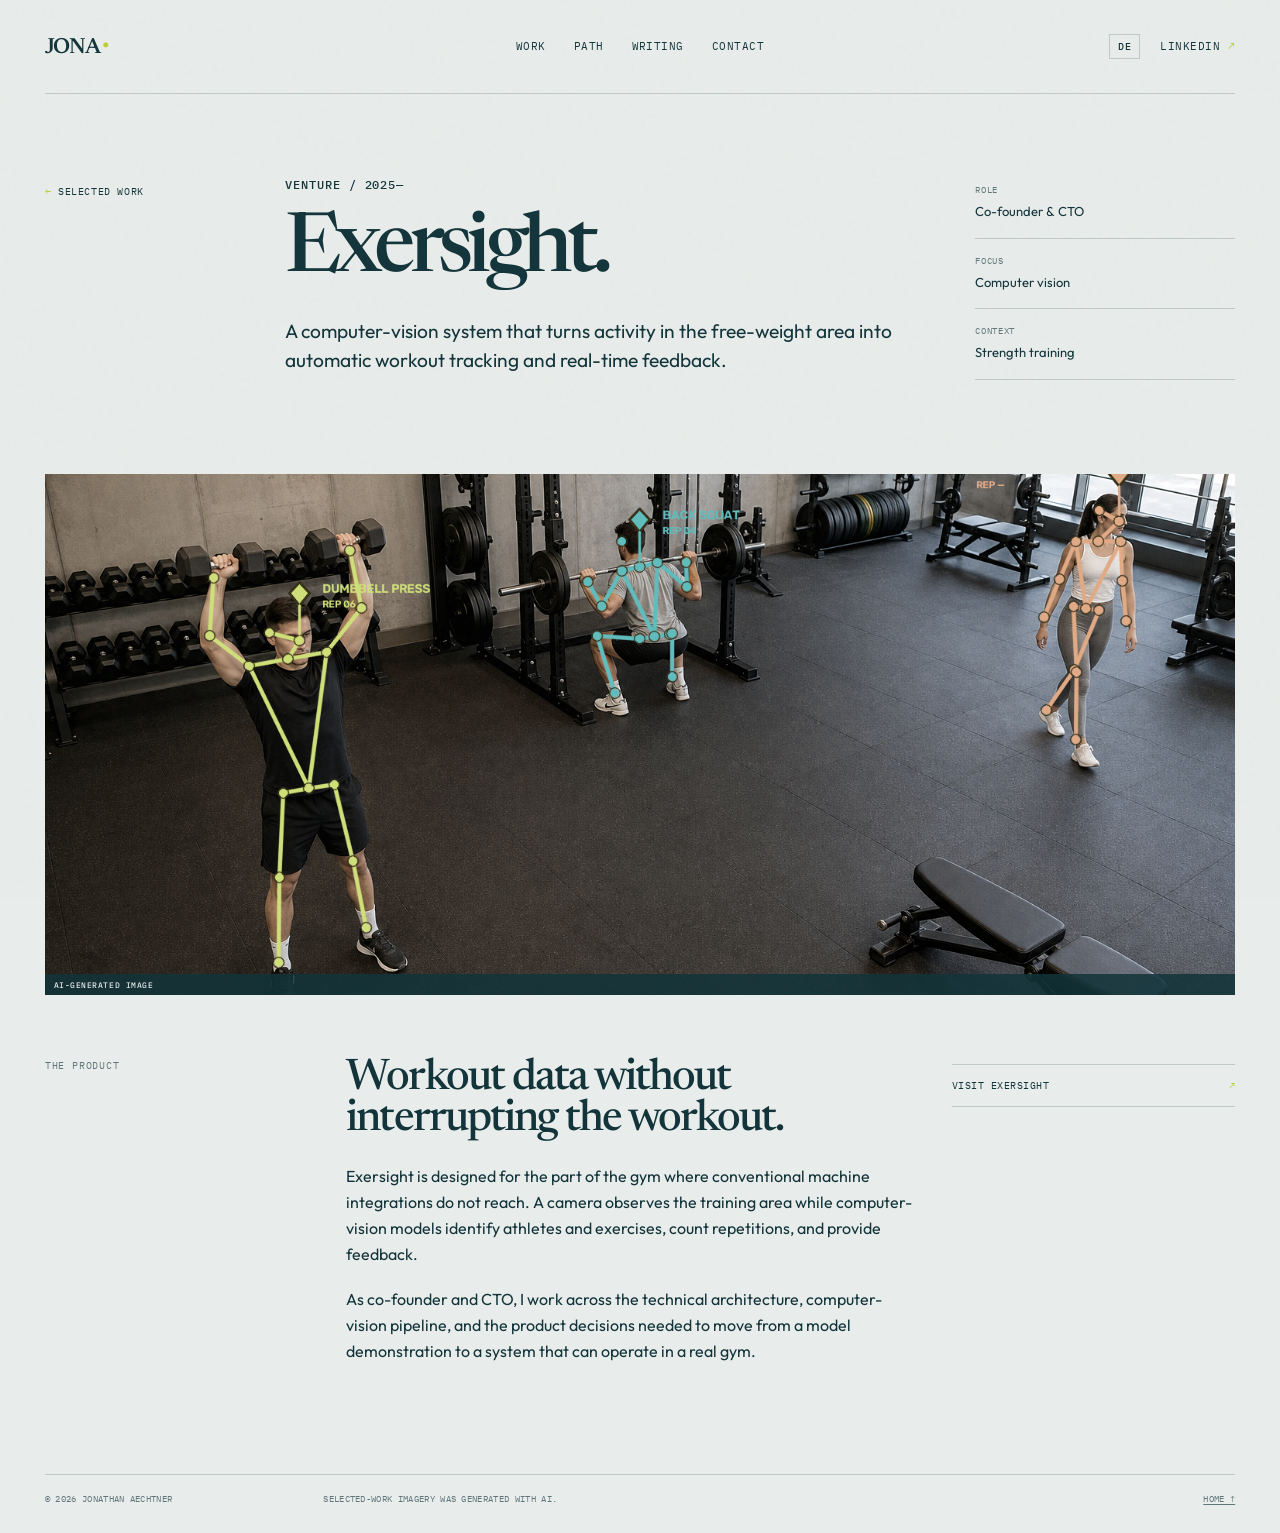
<file: work/exersight.html>
<!doctype html>
<html lang="en">
  <head>
    <meta charset="UTF-8" />
    <meta name="viewport" content="width=device-width, initial-scale=1" />
    <meta name="description" content="Exersight is building computer-vision systems for automatic workout tracking and real-time feedback in strength-training environments." />
    <meta name="theme-color" content="#e8ecea" />
    <meta property="og:type" content="article" />
    <meta property="og:title" content="Exersight — Jonathan Aechtner" />
    <meta property="og:description" content="Computer vision for automatic workout tracking and real-time feedback." />
    <link rel="alternate" hreflang="de" href="../de/work/exersight.html" />
    <title>Exersight — Jonathan Aechtner</title>
    <script>document.documentElement.classList.add("js");</script>
    <link rel="preconnect" href="https://fonts.googleapis.com" />
    <link rel="preconnect" href="https://fonts.gstatic.com" crossorigin />
    <link href="https://fonts.googleapis.com/css2?family=IBM+Plex+Mono:wght@400;500&family=Newsreader:opsz,wght@6..72,400;6..72,500;6..72,600&family=Outfit:wght@400;500;600&display=swap" rel="stylesheet" />
    <link rel="stylesheet" href="../styles.css" />
  </head>
  <body class="project-page">
    <div class="grain" aria-hidden="true"></div>
    <header class="site-header wrap">
      <a class="wordmark" href="../index.html" aria-label="Jonathan Aechtner — home">JONA<span>•</span></a>
      <nav aria-label="Primary navigation">
        <a href="../index.html#work">Work</a>
        <a href="../index.html#path">Path</a>
        <a href="../index.html#writing">Writing</a>
        <a href="../index.html#contact">Contact</a>
      </nav>
      <div class="header-tools">
        <a class="language-switch" href="../de/work/exersight.html" lang="de" hreflang="de" aria-label="Deutsche Version">DE</a>
        <a class="header-link" href="https://www.linkedin.com/in/jonathan-aechtner-60bab921b" target="_blank" rel="noreferrer">LinkedIn <span aria-hidden="true">↗</span></a>
      </div>
    </header>

    <main>
      <article class="project-detail wrap">
        <header class="project-intro reveal">
          <a class="project-back" href="../index.html#work"><span aria-hidden="true">←</span> Selected work</a>
          <div class="project-heading">
            <p class="eyebrow">Venture / 2025—</p>
            <h1>Exersight.</h1>
            <p class="project-lead">A computer-vision system that turns activity in the free-weight area into automatic workout tracking and real-time feedback.</p>
          </div>
          <dl class="project-facts">
            <div><dt>Role</dt><dd>Co-founder &amp; CTO</dd></div>
            <div><dt>Focus</dt><dd>Computer vision</dd></div>
            <div><dt>Context</dt><dd>Strength training</dd></div>
          </dl>
        </header>

        <figure class="project-hero reveal">
          <img src="../assets/img/exersight-multiperson-tracking-raster.png" alt="Three people in a gym with distinct pose-tracking overlays" />
          <figcaption class="image-disclosure">AI-generated image</figcaption>
        </figure>

        <section class="project-copy reveal">
          <p class="project-copy-label">The product</p>
          <div class="project-copy-main">
            <h2>Workout data without interrupting the workout.</h2>
            <p>Exersight is designed for the part of the gym where conventional machine integrations do not reach. A camera observes the training area while computer-vision models identify athletes and exercises, count repetitions, and provide feedback.</p>
            <p>As co-founder and CTO, I work across the technical architecture, computer-vision pipeline, and the product decisions needed to move from a model demonstration to a system that can operate in a real gym.</p>
          </div>
          <nav class="project-links" aria-label="Project links">
            <a href="https://www.exersight.com/" target="_blank" rel="noreferrer">Visit Exersight <span aria-hidden="true">↗</span></a>
          </nav>
        </section>
      </article>
    </main>

    <footer class="site-footer project-footer wrap">
      <p>© <span id="year"></span> Jonathan Aechtner</p>
      <p class="visual-provenance">Selected-work imagery was generated with AI.</p>
      <a href="../index.html">Home ↑</a>
    </footer>
    <script src="../script.js"></script>
  </body>
</html>
</file>
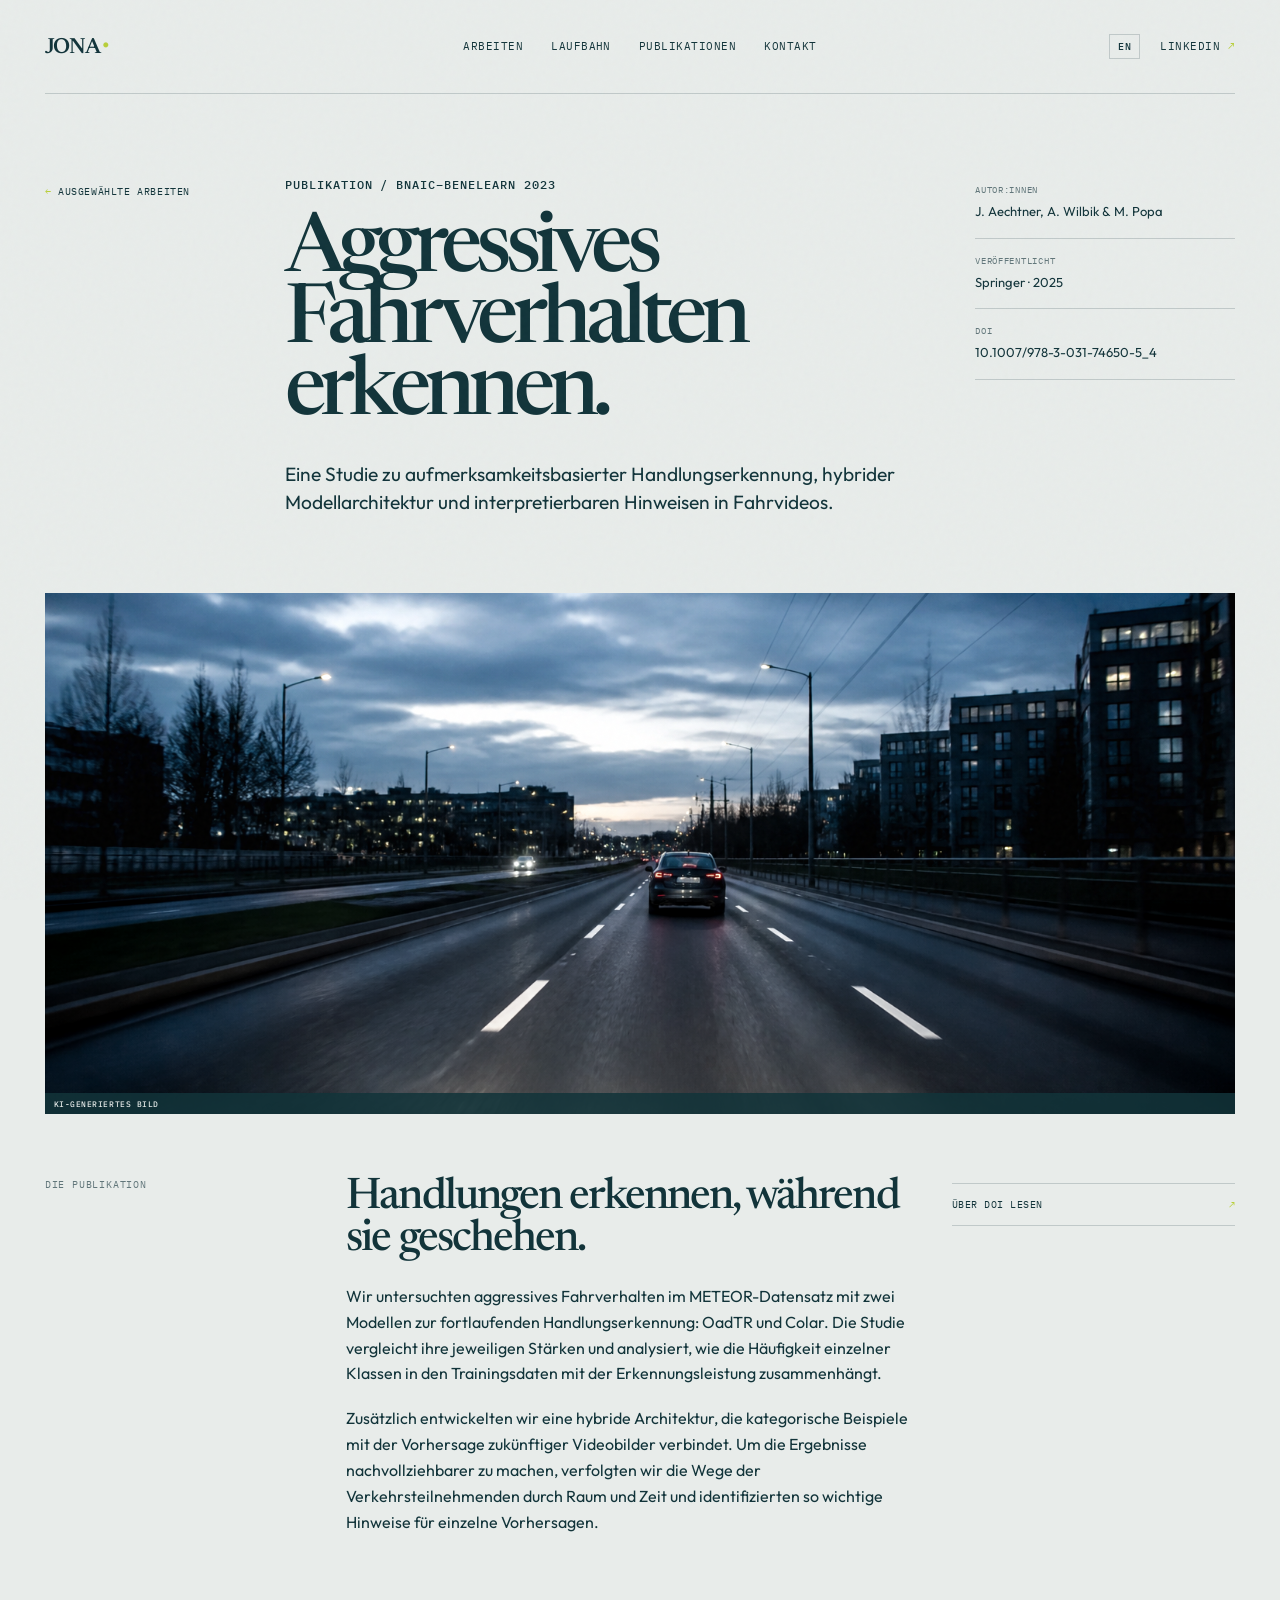
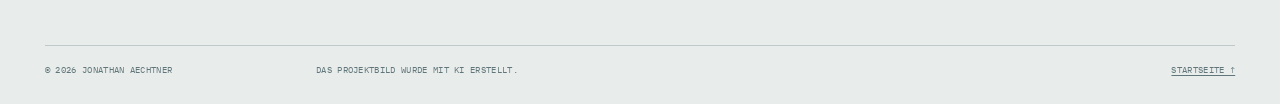
<file: de/work/aggressives-fahrverhalten.html>
<!doctype html>
<html lang="de">
  <head>
    <meta charset="UTF-8" />
    <meta name="viewport" content="width=device-width, initial-scale=1" />
    <meta name="description" content="Forschung von Jonathan Aechtner, Anna Wilbik und Mirela Popa zu aufmerksamkeitsbasierten Modellen für die Erkennung aggressiven Fahrverhaltens." />
    <meta name="theme-color" content="#e8ecea" />
    <meta property="og:type" content="article" />
    <meta property="og:title" content="Aggressives Fahrverhalten erkennen — Jonathan Aechtner" />
    <meta property="og:description" content="Aufmerksamkeitsbasierte Handlungserkennung und interpretierbare räumlich-zeitliche Hinweise in Fahrvideos." />
    <link rel="alternate" hreflang="en" href="../../work/aggressive-driving.html" />
    <title>Aggressives Fahrverhalten erkennen — Jonathan Aechtner</title>
    <script>document.documentElement.classList.add("js");</script>
    <link rel="preconnect" href="https://fonts.googleapis.com" />
    <link rel="preconnect" href="https://fonts.gstatic.com" crossorigin />
    <link href="https://fonts.googleapis.com/css2?family=IBM+Plex+Mono:wght@400;500&family=Newsreader:opsz,wght@6..72,400;6..72,500;6..72,600&family=Outfit:wght@400;500;600&display=swap" rel="stylesheet" />
    <link rel="stylesheet" href="../../styles.css" />
  </head>
  <body class="project-page">
    <div class="grain" aria-hidden="true"></div>
    <header class="site-header wrap">
      <a class="wordmark" href="../index.html" aria-label="Jonathan Aechtner — Startseite">JONA<span>•</span></a>
      <nav aria-label="Hauptnavigation">
        <a href="../index.html#work">Arbeiten</a>
        <a href="../index.html#path">Laufbahn</a>
        <a href="../index.html#writing">Publikationen</a>
        <a href="../index.html#contact">Kontakt</a>
      </nav>
      <div class="header-tools">
        <a class="language-switch" href="../../work/aggressive-driving.html" lang="en" hreflang="en" aria-label="English version">EN</a>
        <a class="header-link" href="https://www.linkedin.com/in/jonathan-aechtner-60bab921b" target="_blank" rel="noreferrer">LinkedIn <span aria-hidden="true">↗</span></a>
      </div>
    </header>

    <main>
      <article class="project-detail wrap">
        <header class="project-intro reveal">
          <a class="project-back" href="../index.html#work"><span aria-hidden="true">←</span> Ausgewählte Arbeiten</a>
          <div class="project-heading">
            <p class="eyebrow">Publikation / BNAIC–BeNeLearn 2023</p>
            <h1>Aggressives Fahrverhalten erkennen.</h1>
            <p class="project-lead">Eine Studie zu aufmerksamkeitsbasierter Handlungserkennung, hybrider Modellarchitektur und interpretierbaren Hinweisen in Fahrvideos.</p>
          </div>
          <dl class="project-facts">
            <div><dt>Autor:innen</dt><dd>J. Aechtner, A. Wilbik &amp; M. Popa</dd></div>
            <div><dt>Veröffentlicht</dt><dd>Springer · 2025</dd></div>
            <div><dt>DOI</dt><dd>10.1007/978-3-031-74650-5_4</dd></div>
          </dl>
        </header>

        <figure class="project-hero reveal">
          <img src="../../assets/img/aggressive-driving.png" alt="Ein Auto auf einer europäischen Straße in der Abenddämmerung" />
          <figcaption class="image-disclosure">KI-generiertes Bild</figcaption>
        </figure>

        <section class="project-copy reveal">
          <p class="project-copy-label">Die Publikation</p>
          <div class="project-copy-main">
            <h2>Handlungen erkennen, während sie geschehen.</h2>
            <p>Wir untersuchten aggressives Fahrverhalten im METEOR-Datensatz mit zwei Modellen zur fortlaufenden Handlungserkennung: OadTR und Colar. Die Studie vergleicht ihre jeweiligen Stärken und analysiert, wie die Häufigkeit einzelner Klassen in den Trainingsdaten mit der Erkennungsleistung zusammenhängt.</p>
            <p>Zusätzlich entwickelten wir eine hybride Architektur, die kategorische Beispiele mit der Vorhersage zukünftiger Videobilder verbindet. Um die Ergebnisse nachvollziehbarer zu machen, verfolgten wir die Wege der Verkehrsteilnehmenden durch Raum und Zeit und identifizierten so wichtige Hinweise für einzelne Vorhersagen.</p>
          </div>
          <nav class="project-links" aria-label="Publikationslinks">
            <a href="https://doi.org/10.1007/978-3-031-74650-5_4" target="_blank" rel="noreferrer">Über DOI lesen <span aria-hidden="true">↗</span></a>
          </nav>
        </section>
      </article>
    </main>

    <footer class="site-footer project-footer wrap">
      <p>© <span id="year"></span> Jonathan Aechtner</p>
      <p class="visual-provenance">Das Projektbild wurde mit KI erstellt.</p>
      <a href="../index.html">Startseite ↑</a>
    </footer>
    <script src="../../script.js"></script>
  </body>
</html>
</file>
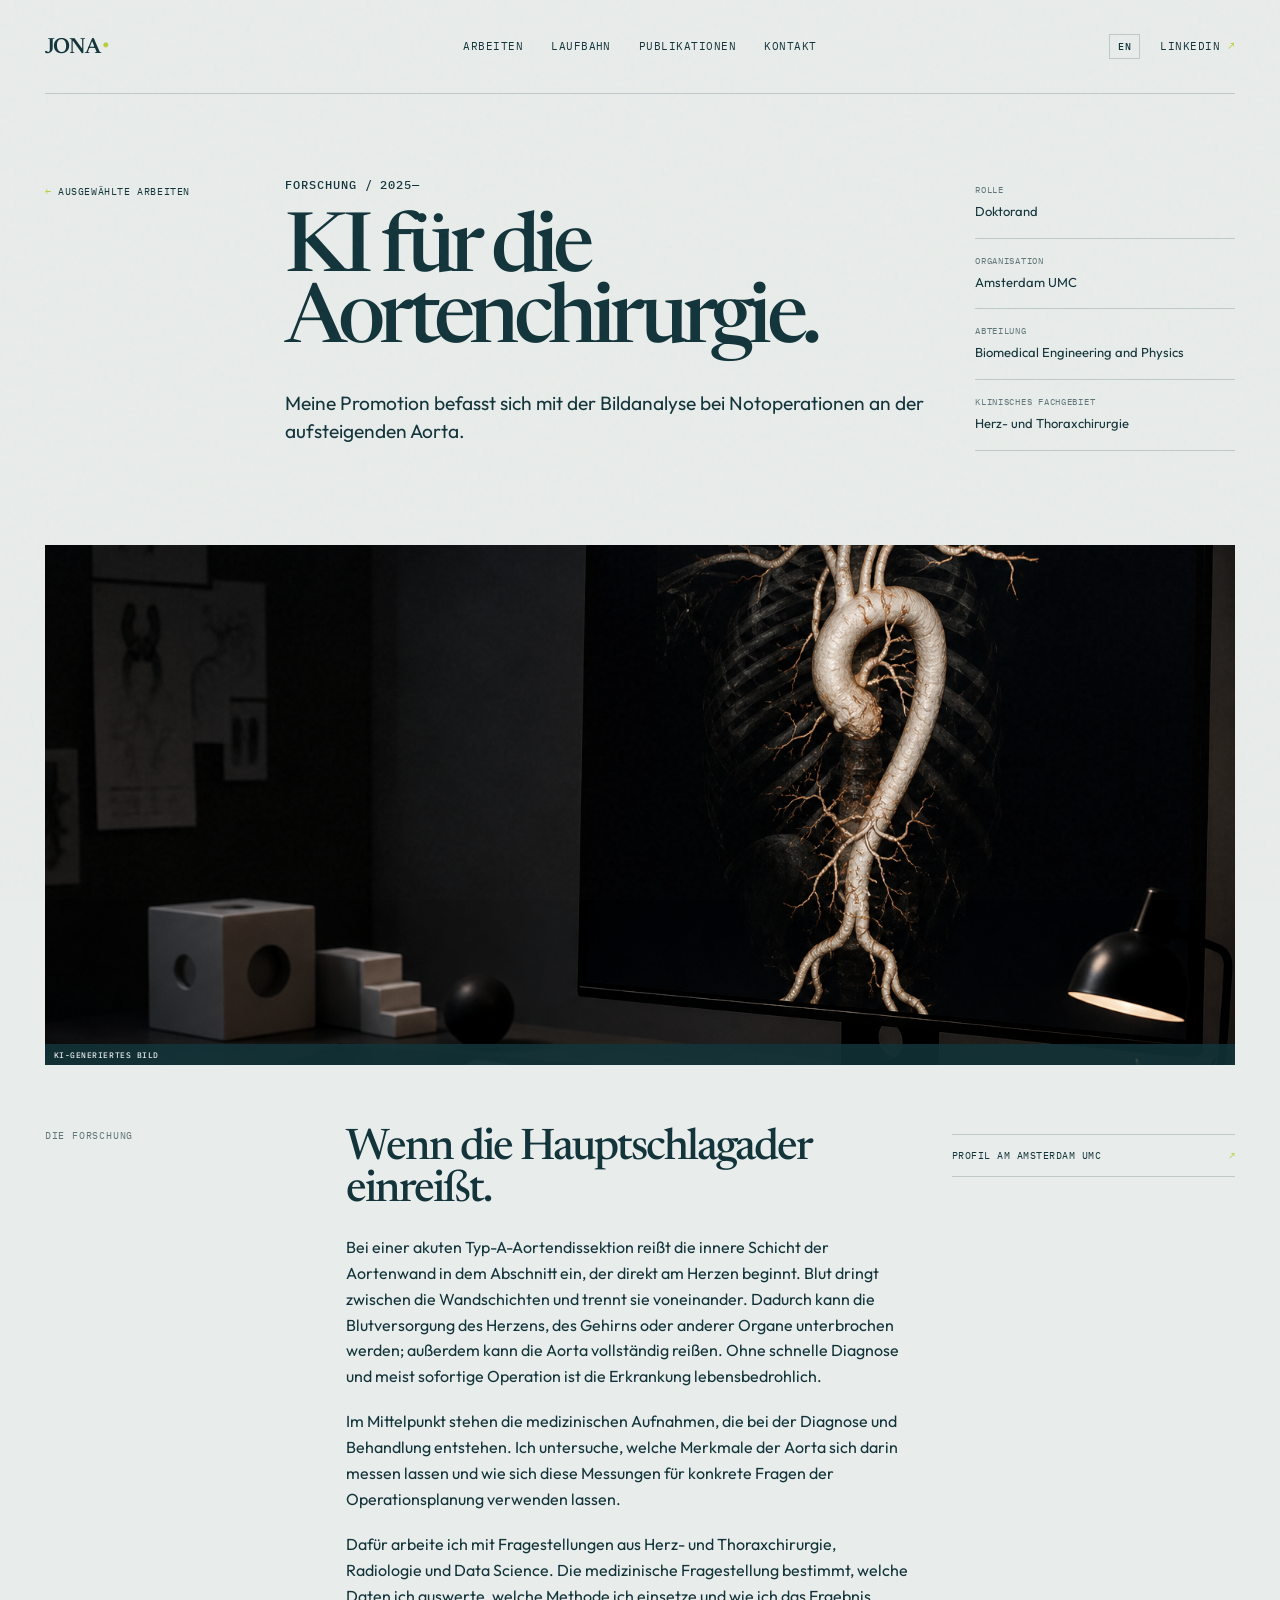
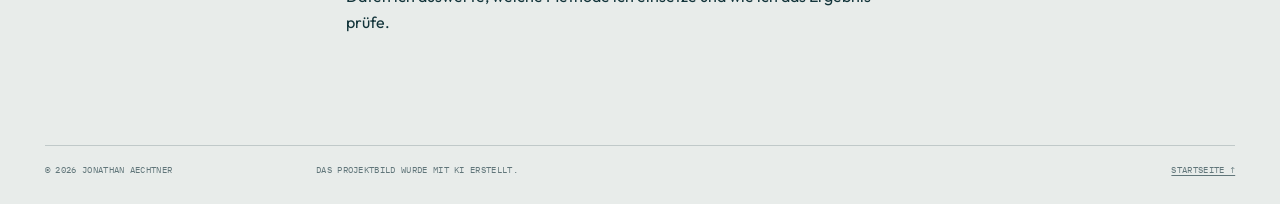
<file: de/work/aortendissektion.html>
<!doctype html>
<html lang="de">
  <head>
    <meta charset="UTF-8" />
    <meta name="viewport" content="width=device-width, initial-scale=1" />
    <meta name="description" content="Jonathan Aechtners Promotionsforschung zu medizinischer Bildgebung und KI bei akuter Typ-A-Aortendissektion." />
    <meta name="theme-color" content="#e8ecea" />
    <meta property="og:type" content="article" />
    <meta property="og:title" content="KI für die Aortenchirurgie — Jonathan Aechtner" />
    <meta property="og:description" content="Promotionsforschung zu medizinischer Bildgebung und KI bei akuter Typ-A-Aortendissektion." />
    <link rel="alternate" hreflang="en" href="../../work/ataad.html" />
    <title>KI für die Aortenchirurgie — Jonathan Aechtner</title>
    <script>document.documentElement.classList.add("js");</script>
    <link rel="preconnect" href="https://fonts.googleapis.com" />
    <link rel="preconnect" href="https://fonts.gstatic.com" crossorigin />
    <link href="https://fonts.googleapis.com/css2?family=IBM+Plex+Mono:wght@400;500&family=Newsreader:opsz,wght@6..72,400;6..72,500;6..72,600&family=Outfit:wght@400;500;600&display=swap" rel="stylesheet" />
    <link rel="stylesheet" href="../../styles.css" />
  </head>
  <body class="project-page">
    <div class="grain" aria-hidden="true"></div>
    <header class="site-header wrap">
      <a class="wordmark" href="../index.html" aria-label="Jonathan Aechtner — Startseite">JONA<span>•</span></a>
      <nav aria-label="Hauptnavigation">
        <a href="../index.html#work">Arbeiten</a>
        <a href="../index.html#path">Laufbahn</a>
        <a href="../index.html#writing">Publikationen</a>
        <a href="../index.html#contact">Kontakt</a>
      </nav>
      <div class="header-tools">
        <a class="language-switch" href="../../work/ataad.html" lang="en" hreflang="en" aria-label="English version">EN</a>
        <a class="header-link" href="https://www.linkedin.com/in/jonathan-aechtner-60bab921b" target="_blank" rel="noreferrer">LinkedIn <span aria-hidden="true">↗</span></a>
      </div>
    </header>

    <main>
      <article class="project-detail wrap">
        <header class="project-intro reveal">
          <a class="project-back" href="../index.html#work"><span aria-hidden="true">←</span> Ausgewählte Arbeiten</a>
          <div class="project-heading">
            <p class="eyebrow">Forschung / 2025—</p>
            <h1>KI für die Aortenchirurgie.</h1>
            <p class="project-lead">Meine Promotion befasst sich mit der Bildanalyse bei Notoperationen an der aufsteigenden Aorta.</p>
          </div>
          <dl class="project-facts">
            <div><dt>Rolle</dt><dd>Doktorand</dd></div>
            <div><dt>Organisation</dt><dd>Amsterdam UMC</dd></div>
            <div><dt>Abteilung</dt><dd>Biomedical Engineering and Physics</dd></div>
            <div><dt>Klinisches Fachgebiet</dt><dd>Herz- und Thoraxchirurgie</dd></div>
          </dl>
        </header>

        <figure class="project-hero reveal">
          <img src="../../assets/img/ataad-medical-imaging.png" alt="Aortenbildgebung in einer klinischen Forschungsumgebung" />
          <figcaption class="image-disclosure">KI-generiertes Bild</figcaption>
        </figure>

        <section class="project-copy reveal">
          <p class="project-copy-label">Die Forschung</p>
          <div class="project-copy-main">
            <h2>Wenn die Hauptschlagader einreißt.</h2>
            <p>Bei einer akuten Typ-A-Aortendissektion reißt die innere Schicht der Aortenwand in dem Abschnitt ein, der direkt am Herzen beginnt. Blut dringt zwischen die Wandschichten und trennt sie voneinander. Dadurch kann die Blutversorgung des Herzens, des Gehirns oder anderer Organe unterbrochen werden; außerdem kann die Aorta vollständig reißen. Ohne schnelle Diagnose und meist sofortige Operation ist die Erkrankung lebensbedrohlich.</p>
            <p>Im Mittelpunkt stehen die medizinischen Aufnahmen, die bei der Diagnose und Behandlung entstehen. Ich untersuche, welche Merkmale der Aorta sich darin messen lassen und wie sich diese Messungen für konkrete Fragen der Operationsplanung verwenden lassen.</p>
            <p>Dafür arbeite ich mit Fragestellungen aus Herz- und Thoraxchirurgie, Radiologie und Data Science. Die medizinische Fragestellung bestimmt, welche Daten ich auswerte, welche Methode ich einsetze und wie ich das Ergebnis prüfe.</p>
          </div>
          <nav class="project-links" aria-label="Projektlinks">
            <a href="https://pure.amsterdamumc.nl/en/persons/jonathan-aechtner/" target="_blank" rel="noreferrer">Profil am Amsterdam UMC <span aria-hidden="true">↗</span></a>
          </nav>
        </section>
      </article>
    </main>

    <footer class="site-footer project-footer wrap">
      <p>© <span id="year"></span> Jonathan Aechtner</p>
      <p class="visual-provenance">Das Projektbild wurde mit KI erstellt.</p>
      <a href="../index.html">Startseite ↑</a>
    </footer>
    <script src="../../script.js"></script>
  </body>
</html>
</file>
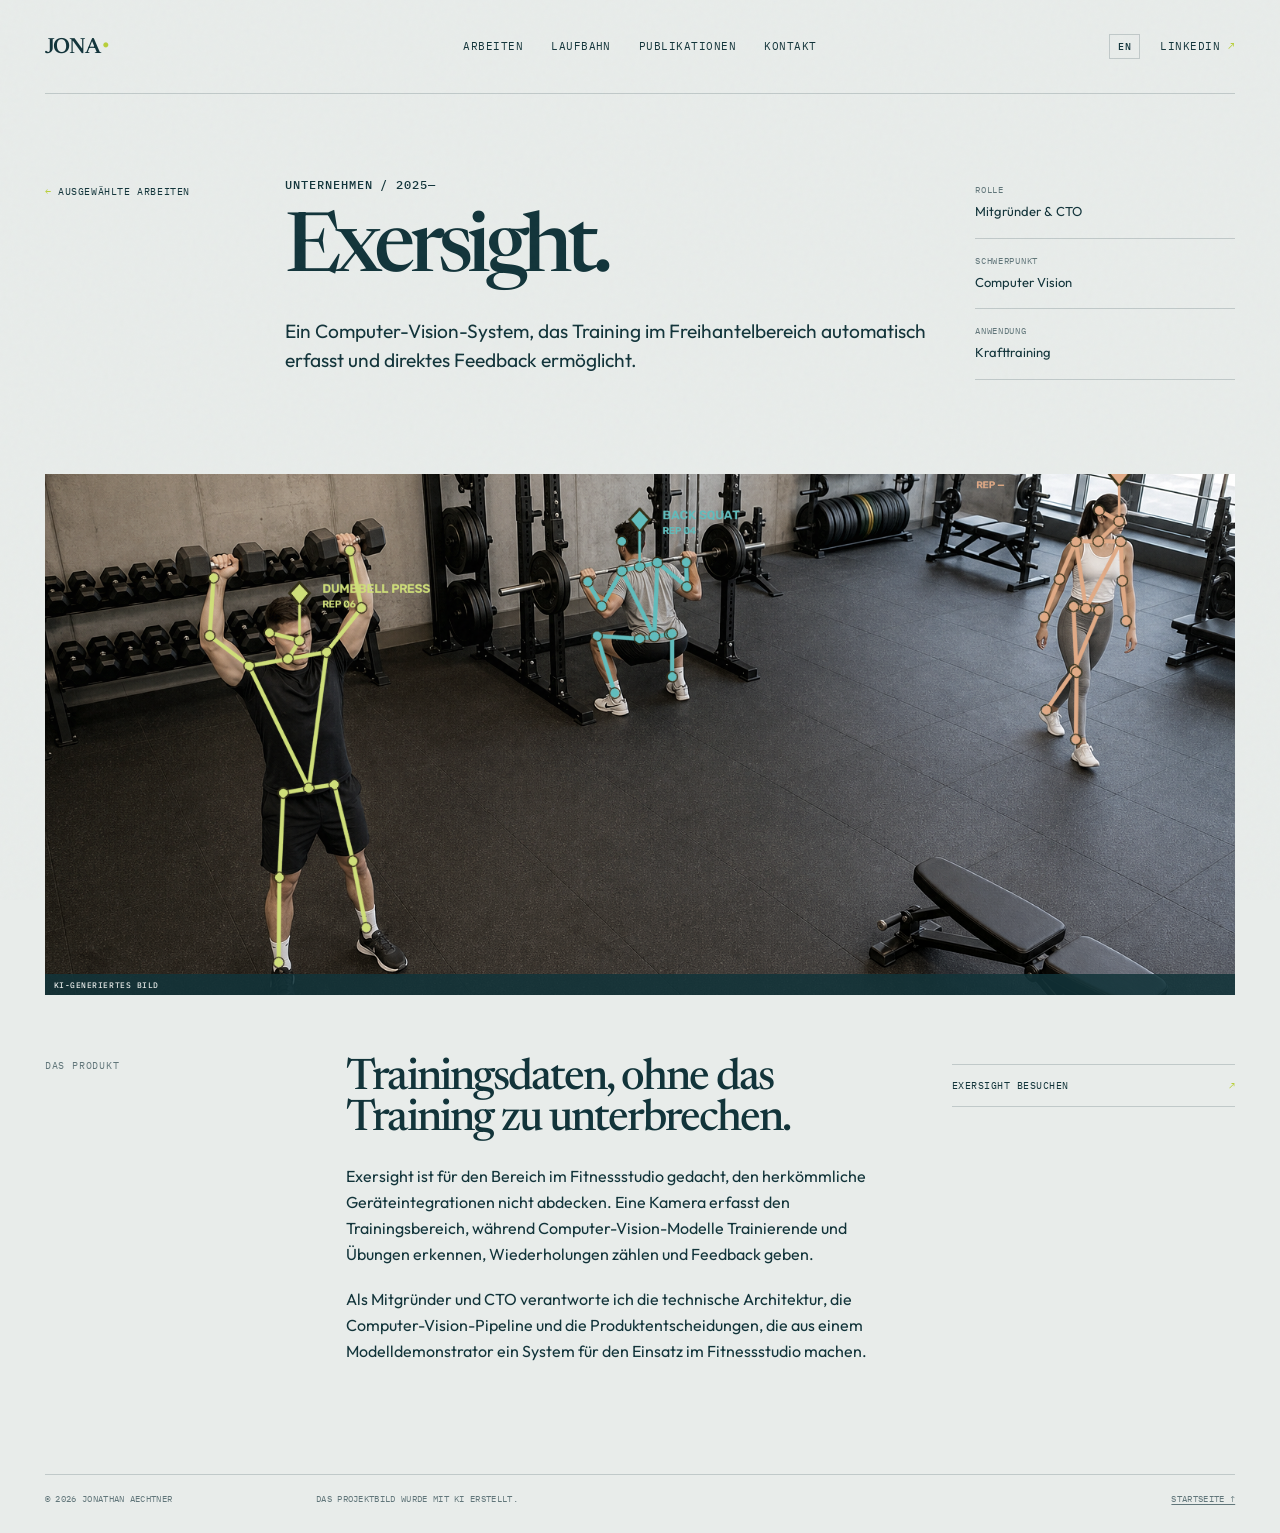
<file: de/work/exersight.html>
<!doctype html>
<html lang="de">
  <head>
    <meta charset="UTF-8" />
    <meta name="viewport" content="width=device-width, initial-scale=1" />
    <meta name="description" content="Exersight entwickelt Computer-Vision-Systeme für automatisches Workout-Tracking und direktes Feedback beim Krafttraining." />
    <meta name="theme-color" content="#e8ecea" />
    <meta property="og:type" content="article" />
    <meta property="og:title" content="Exersight — Jonathan Aechtner" />
    <meta property="og:description" content="Computer Vision für automatisches Workout-Tracking und direktes Feedback." />
    <link rel="alternate" hreflang="en" href="../../work/exersight.html" />
    <title>Exersight — Jonathan Aechtner</title>
    <script>document.documentElement.classList.add("js");</script>
    <link rel="preconnect" href="https://fonts.googleapis.com" />
    <link rel="preconnect" href="https://fonts.gstatic.com" crossorigin />
    <link href="https://fonts.googleapis.com/css2?family=IBM+Plex+Mono:wght@400;500&family=Newsreader:opsz,wght@6..72,400;6..72,500;6..72,600&family=Outfit:wght@400;500;600&display=swap" rel="stylesheet" />
    <link rel="stylesheet" href="../../styles.css" />
  </head>
  <body class="project-page">
    <div class="grain" aria-hidden="true"></div>
    <header class="site-header wrap">
      <a class="wordmark" href="../index.html" aria-label="Jonathan Aechtner — Startseite">JONA<span>•</span></a>
      <nav aria-label="Hauptnavigation">
        <a href="../index.html#work">Arbeiten</a>
        <a href="../index.html#path">Laufbahn</a>
        <a href="../index.html#writing">Publikationen</a>
        <a href="../index.html#contact">Kontakt</a>
      </nav>
      <div class="header-tools">
        <a class="language-switch" href="../../work/exersight.html" lang="en" hreflang="en" aria-label="English version">EN</a>
        <a class="header-link" href="https://www.linkedin.com/in/jonathan-aechtner-60bab921b" target="_blank" rel="noreferrer">LinkedIn <span aria-hidden="true">↗</span></a>
      </div>
    </header>

    <main>
      <article class="project-detail wrap">
        <header class="project-intro reveal">
          <a class="project-back" href="../index.html#work"><span aria-hidden="true">←</span> Ausgewählte Arbeiten</a>
          <div class="project-heading">
            <p class="eyebrow">Unternehmen / 2025—</p>
            <h1>Exersight.</h1>
            <p class="project-lead">Ein Computer-Vision-System, das Training im Freihantelbereich automatisch erfasst und direktes Feedback ermöglicht.</p>
          </div>
          <dl class="project-facts">
            <div><dt>Rolle</dt><dd>Mitgründer &amp; CTO</dd></div>
            <div><dt>Schwerpunkt</dt><dd>Computer Vision</dd></div>
            <div><dt>Anwendung</dt><dd>Krafttraining</dd></div>
          </dl>
        </header>

        <figure class="project-hero reveal">
          <img src="../../assets/img/exersight-multiperson-tracking-raster.png" alt="Drei Personen in einem Fitnessstudio mit unterschiedlichen Pose-Tracking-Markierungen" />
          <figcaption class="image-disclosure">KI-generiertes Bild</figcaption>
        </figure>

        <section class="project-copy reveal">
          <p class="project-copy-label">Das Produkt</p>
          <div class="project-copy-main">
            <h2>Trainingsdaten, ohne das Training zu unterbrechen.</h2>
            <p>Exersight ist für den Bereich im Fitnessstudio gedacht, den herkömmliche Geräteintegrationen nicht abdecken. Eine Kamera erfasst den Trainingsbereich, während Computer-Vision-Modelle Trainierende und Übungen erkennen, Wiederholungen zählen und Feedback geben.</p>
            <p>Als Mitgründer und CTO verantworte ich die technische Architektur, die Computer-Vision-Pipeline und die Produktentscheidungen, die aus einem Modelldemonstrator ein System für den Einsatz im Fitnessstudio machen.</p>
          </div>
          <nav class="project-links" aria-label="Projektlinks">
            <a href="https://www.exersight.com/" target="_blank" rel="noreferrer">Exersight besuchen <span aria-hidden="true">↗</span></a>
          </nav>
        </section>
      </article>
    </main>

    <footer class="site-footer project-footer wrap">
      <p>© <span id="year"></span> Jonathan Aechtner</p>
      <p class="visual-provenance">Das Projektbild wurde mit KI erstellt.</p>
      <a href="../index.html">Startseite ↑</a>
    </footer>
    <script src="../../script.js"></script>
  </body>
</html>
</file>
<file: styles.css>
:root {
  --ink: #12343a;
  --paper: #e8ecea;
  --paper-deep: #d5dfdc;
  --muted: #61767a;
  --line: rgba(18, 52, 58, 0.19);
  --accent: #b8cf39;
  --accent-pale: #dce9a0;
  --serif: "Newsreader", Georgia, serif;
  --sans: "Outfit", sans-serif;
  --mono: "IBM Plex Mono", monospace;
  --ease: cubic-bezier(0.22, 1, 0.36, 1);
}

* { box-sizing: border-box; }
html { scroll-behavior: smooth; }
body {
  margin: 0;
  background: var(--paper);
  color: var(--ink);
  font-family: var(--sans);
  font-weight: 400;
  line-height: 1.4;
  overflow-x: hidden;
}
a { color: inherit; text-decoration-thickness: 1px; text-underline-offset: 0.17em; }
a:hover { color: var(--accent); }
::selection { background: var(--accent); color: white; }
.grain { pointer-events: none; position: fixed; inset: 0; z-index: 10; opacity: .055; background-image: url("data:image/svg+xml,%3Csvg viewBox='0 0 180 180' xmlns='http://www.w3.org/2000/svg'%3E%3Cfilter id='n'%3E%3CfeTurbulence type='fractalNoise' baseFrequency='.95' numOctaves='4' stitchTiles='stitch'/%3E%3C/filter%3E%3Crect width='100%25' height='100%25' filter='url(%23n)' opacity='.45'/%3E%3C/svg%3E"); }
.wrap { width: min(1880px, calc(100% - 7vw)); margin: 0 auto; }
.site-header { height: 94px; display: grid; grid-template-columns: 1fr auto 1fr; align-items: center; border-bottom: 1px solid var(--line); }
.wordmark { font: 600 22px/1 var(--serif); text-decoration: none; letter-spacing: -.06em; width: max-content; }
.wordmark span { color: var(--accent); font-family: var(--sans); margin-left: 2px; }
.site-header nav { display: flex; gap: 28px; }
.site-header nav a, .header-link { font: 11px/1 var(--mono); letter-spacing: .045em; text-decoration: none; text-transform: uppercase; }
.header-tools { justify-self: end; display: flex; align-items: center; gap: 20px; }
.language-switch { padding: 7px 8px 6px; border: 1px solid var(--line); font: 500 10px/1 var(--mono); letter-spacing: .07em; text-decoration: none; text-transform: uppercase; }
.language-switch:hover { border-color: var(--accent); }
.header-link span { color: var(--accent); }
.site-header a:focus-visible, main a:focus-visible, .site-footer a:focus-visible { outline: 2px solid var(--accent); outline-offset: 5px; }
.eyebrow { margin: 0; color: var(--muted); font: 10px/1.4 var(--mono); letter-spacing: .08em; text-transform: uppercase; }

.hero { display: grid; grid-template-columns: .76fr minmax(560px, 1.95fr) minmax(330px, 1.1fr); gap: clamp(26px, 3vw, 62px); padding-top: 76px; padding-bottom: 80px; position: relative; }
.hero-meta { padding-top: 12px; display: flex; flex-direction: column; justify-content: space-between; min-height: 486px; }
.hero-meta > p:last-child { margin: 0; color: var(--muted); font: 11px/1.65 var(--mono); }
.hero-copy { padding-top: 4px; position: relative; z-index: 1; }
.identity { margin: 0 0 17px; color: var(--ink); font: 500 clamp(1.55rem, 2.25vw, 2.35rem)/1 var(--serif); letter-spacing: -.035em; }
h1, h2, h3, p { margin-top: 0; }
h1 { max-width: 745px; margin-bottom: 28px; font: 500 clamp(4rem, 7.2vw, 7.25rem)/.87 var(--serif); letter-spacing: -.07em; }
h1 em, .contact h2 em { color: var(--accent); font-weight: 400; }
.hero-deck { width: min(468px, 90%); margin: 0 0 30px; font-size: 17px; line-height: 1.52; }
.hero-actions { display: flex; align-items: center; gap: 23px; }
.button { padding: 13px 16px 12px; display: inline-flex; gap: 30px; font: 10px/1 var(--mono); letter-spacing: .05em; text-decoration: none; text-transform: uppercase; }
.button-dark { background: var(--ink); color: var(--paper); }
.button-dark:hover { color: white; background: var(--accent); }
.text-link { font: 11px/1 var(--mono); text-transform: uppercase; text-decoration: none; }
.text-link span { color: var(--accent); }
.portrait { width: min(100%, 520px); margin: 0; align-self: center; justify-self: end; position: relative; }
.portrait-frame { aspect-ratio: 1 / 1; overflow: hidden; background: var(--paper-deep); position: relative; }
.portrait-frame::before { content: ""; position: absolute; inset: 10px; border: 1px solid rgba(255,255,255,.4); z-index: 1; pointer-events: none; }
.portrait img { width: 100%; height: 100%; display: block; object-fit: cover; object-position: center; filter: contrast(1.08) grayscale(1); transition: transform .8s var(--ease); }
.portrait:hover img { transform: scale(1.035); }
.portrait figcaption { padding-top: 8px; display: flex; justify-content: space-between; color: var(--muted); font: 9px/1 var(--mono); letter-spacing: .05em; }
.image-disclosure { position: absolute; right: 0; bottom: 0; left: 0; z-index: 2; padding: 7px 9px 6px; background: rgba(18, 52, 58, .86); color: var(--paper); font: 500 8px/1 var(--mono); letter-spacing: .065em; text-transform: uppercase; }
.section-rule, .contact { border-top: 0; position: relative; }
.section-rule::before, .contact::before {
  content: "";
  position: absolute;
  top: 0;
  right: 0;
  left: 0;
  height: 3px;
  background: linear-gradient(to right, var(--accent) 0 64px, var(--ink) 64px 100%);
}
.section-rule::after, .contact::after {
  content: "";
  position: absolute;
  top: 12px;
  right: 0;
  left: 0;
  border-top: 1px solid var(--line);
}
.statement { padding-top: 34px; padding-bottom: 94px; }
.statement-intro { display: grid; grid-template-columns: 1fr minmax(300px, 460px); gap: 30px; padding-bottom: 35px; }
.statement-intro > p:last-child { margin: 0; color: var(--muted); font-size: 13px; line-height: 1.55; }
.statement-columns { display: grid; grid-template-columns: 1fr 1fr; gap: 0; border-top: 1px solid var(--ink); }
.statement-columns article { padding: 25px 7% 32px 0; }.statement-columns article + article { padding-left: 7%; padding-right: 0; border-left: 1px solid var(--line); }
.statement-copy { max-width: 740px; margin: 17px 0 0; font: 500 clamp(2.2rem, 3.1vw, 3.75rem)/.98 var(--serif); letter-spacing: -.045em; }
.statement-copy a { color: var(--accent); text-decoration: none; }

.work, .path, .credentials, .writing { padding-top: 34px; padding-bottom: 72px; display: block; }
.path { padding-bottom: 24px; }
.credentials { padding-bottom: 24px; }
.section-label { display: grid; grid-template-columns: 200px minmax(360px, 1.6fr) minmax(320px, 1.35fr); gap: 22px; margin-bottom: 33px; }.section-label > p:nth-child(2) { grid-column: 3; max-width: 240px; margin: 0; color: var(--muted); font-size: 13px; line-height: 1.45; }.section-label .section-annotation { grid-column: 3; margin: -23px 0 0; color: var(--accent); font: 9px/1.4 var(--mono); letter-spacing: .035em; }
.hero-meta > .eyebrow, .statement-intro > .eyebrow, .section-label > .eyebrow, .contact > .eyebrow { color: var(--ink); font-size: 14px; font-weight: 500; letter-spacing: .1em; }
.project-grid { display: grid; grid-template-columns: repeat(3, minmax(0, 1fr)); gap: clamp(18px, 2.2vw, 42px); padding-top: 24px; border-top: 1px solid var(--ink); }
.work-card { display: flex; min-width: 0; flex-direction: column; padding-bottom: 8px; }
.work-card-media { aspect-ratio: 3 / 2; margin: 0 0 17px; overflow: hidden; position: relative; background: var(--paper-deep); }
.work-card-media > a { display: block; width: 100%; height: 100%; }
.work-card-media img { width: 100%; height: 100%; display: block; object-fit: cover; filter: saturate(.68) contrast(1.05); transition: transform .8s var(--ease); }
.work-card:hover .work-card-media img { transform: scale(1.025); }
.work-card-meta { display: flex; justify-content: space-between; gap: 15px; margin-bottom: 15px; color: var(--muted); font: 10px/1 var(--mono); letter-spacing: .06em; }
.work-card-meta span:first-child { color: var(--accent); }
.work-card h2 { margin: 0 0 15px; max-width: 610px; font: 500 clamp(2.25rem, 3vw, 3.85rem)/.91 var(--serif); letter-spacing: -.06em; }
.work-card h2 a { text-decoration: none; }
.work-card > p { max-width: 520px; margin: 0 0 18px; font-size: 15px; line-height: 1.55; }
.work-card > a, .publication a { margin-top: auto; font: 10px/1 var(--mono); letter-spacing: .04em; text-decoration: none; text-transform: uppercase; }
.work-card > a span { color: var(--accent); }
.tracking-overlay { display: none; }
.tracked-person { fill: none; stroke-width: 5; filter: drop-shadow(0 1px 2px rgba(2,19,22,.58)); }
.tracked-person .tracker-line { stroke: currentColor; stroke-linecap: round; stroke-linejoin: round; }
.tracked-person .tracker-joints { fill: currentColor; stroke: var(--ink); stroke-width: 3; }
.tracked-person .tracker-joints circle { r: 8px; }
.tracked-person .person-marker { fill: currentColor; stroke: var(--ink); stroke-width: 3; }
.tracked-person .marker-stem { stroke: currentColor; stroke-linecap: round; }
.tracked-person text { fill: currentColor; stroke: none; paint-order: stroke; stroke-width: 3; }
.tracked-person text + text { font-size: 16px; font-weight: 400; }
.person-a { color: #c9df50; }.person-b { color: #58c8c3; }.person-c { color: #f1a46f; }

.timeline { list-style: none; margin: 0; padding: 0; border-top: 1px solid var(--ink); }
.timeline li { display: grid; grid-template-columns: 200px minmax(360px, 1.6fr) minmax(320px, 1.35fr); gap: 22px; padding: 22px 0 27px; border-bottom: 1px solid var(--line); }
.timeline-date { margin: 0; color: var(--accent); font: 500 clamp(1rem, 1.25vw, 1.3rem)/1 var(--serif); letter-spacing: -.03em; }
.timeline h3 { margin: 0 0 5px; font: 500 24px/1 var(--serif); letter-spacing: -.025em; }
.timeline div p, .timeline-detail { margin: 0; color: var(--muted); font-size: 12px; line-height: 1.5; }
.credential-list { border-top: 1px solid var(--ink); }
.credential-row { display: grid; grid-template-columns: 200px minmax(360px, 1.6fr) minmax(320px, 1.35fr); gap: 22px; align-items: baseline; padding: 22px 0 25px; border-bottom: 1px solid var(--line); }
.credential-key { margin: 2px 0 0; color: var(--muted); font: 10px/1 var(--mono); letter-spacing: .06em; }
.credential-title { margin: 0; font: 500 24px/1.05 var(--serif); letter-spacing: -.025em; }
.credential-degree { color: var(--accent); font-weight: 500; }
.credential-meta { margin: 0; color: var(--muted); font-size: 12px; line-height: 1.5; }
.credential-degree { margin-top: 0; font: 500 clamp(1rem, 1.25vw, 1.3rem)/1 var(--serif); letter-spacing: -.03em; }

.publication-list { border-top: 1px solid var(--ink); }
.publication { display: grid; grid-template-columns: 200px minmax(360px, 1.6fr) minmax(320px, 1.35fr); gap: 22px; padding: 22px 0 25px; border-bottom: 1px solid var(--line); }
.pub-index { margin: 0; color: var(--accent); font: 500 clamp(1rem, 1.25vw, 1.3rem)/1 var(--serif); letter-spacing: -.03em; }
.publication h3 { margin: 0 0 8px; max-width: 760px; font: 500 25px/1.05 var(--serif); letter-spacing: -.035em; }
.publication div p { margin: 0; color: var(--muted); font-size: 12px; }
.publication > a { align-self: center; justify-self: end; padding: 10px 0 10px 11px; color: var(--ink); }
.publication .doi-link { display: inline-flex; align-items: center; gap: 7px; font: 500 10px/1 var(--mono); letter-spacing: .06em; }
.publication .doi-link span { color: var(--accent); font-size: 15px; }

.contact { padding: 34px 0 58px; }
.contact h2 { max-width: 900px; margin: 50px 0 37px; font: 500 clamp(3.4rem, 7.5vw, 7.5rem)/.86 var(--serif); letter-spacing: -.07em; }
.contact-links { display: flex; gap: 10px; }
.contact-links a { flex: 1; min-height: 116px; display: flex; align-items: end; justify-content: space-between; padding: 15px; background: var(--paper-deep); font: 500 clamp(1.15rem, 2vw, 1.75rem)/1 var(--serif); letter-spacing: -.025em; text-decoration: none; transition: background-color .25s var(--ease), color .25s var(--ease); }
.contact-links a span { color: var(--accent); font-family: var(--sans); }
.contact-links a:hover { background: var(--ink); color: var(--paper); }
.site-footer { display: grid; grid-template-columns: minmax(150px, .55fr) minmax(360px, 1.85fr) auto; gap: 24px; padding: 18px 0 28px; border-top: 1px solid var(--line); color: var(--muted); font: 9px/1.4 var(--mono); letter-spacing: .035em; text-transform: uppercase; }
.site-footer p { margin: 0; }.site-footer a { color: inherit; }

.js .reveal { opacity: 0; transform: translateY(14px); transition: opacity .7s var(--ease), transform .7s var(--ease); }
.js .reveal.visible { opacity: 1; transform: none; }
@media (prefers-reduced-motion: reduce) { html { scroll-behavior: auto; }.js .reveal { opacity: 1; transform: none; transition: none; }.portrait img { transition: none; } }

/* Selected-work pages */
.project-page .site-header { margin-bottom: 0; }
.project-detail { padding-top: clamp(48px, 6.5vw, 112px); padding-bottom: 90px; }
.project-intro { display: grid; grid-template-columns: minmax(150px, .65fr) minmax(520px, 2.1fr) minmax(260px, .8fr); gap: clamp(24px, 3vw, 58px); align-items: start; }
.project-back { margin: 8px 0 0; font: 10px/1.4 var(--mono); letter-spacing: .06em; text-decoration: none; text-transform: uppercase; }
.project-back span { color: var(--accent); }
.project-heading .eyebrow { color: var(--ink); font-size: 12px; font-weight: 500; }
.project-heading h1 { max-width: 1050px; margin: 23px 0 29px; font-size: clamp(3.8rem, 6.4vw, 7rem); }
.project-lead { max-width: 720px; margin: 0; font-size: clamp(1.15rem, 1.5vw, 1.45rem); line-height: 1.48; }
.project-facts { margin: 0; padding: 8px 0 0; }
.project-facts div { padding: 0 0 17px; margin-bottom: 17px; border-bottom: 1px solid var(--line); }
.project-facts dt { margin-bottom: 6px; color: var(--muted); font: 9px/1.2 var(--mono); letter-spacing: .08em; text-transform: uppercase; }
.project-facts dd { margin: 0; font-size: 13px; line-height: 1.45; }
.project-hero { aspect-ratio: 16 / 7; margin: clamp(48px, 6vw, 92px) 0 0; overflow: hidden; position: relative; background: var(--paper-deep); }
.project-hero img { width: 100%; height: 100%; display: block; object-fit: cover; filter: saturate(.68) contrast(1.05); }
.project-copy { display: grid; grid-template-columns: minmax(150px, .65fr) minmax(520px, 1.4fr) minmax(280px, .7fr); gap: clamp(24px, 3vw, 58px); padding-top: clamp(45px, 5vw, 78px); }
.project-copy-label { color: var(--muted); font: 10px/1.4 var(--mono); letter-spacing: .08em; text-transform: uppercase; }
.project-copy-main h2 { margin: 0 0 22px; font: 500 clamp(2.3rem, 3.4vw, 4rem)/.96 var(--serif); letter-spacing: -.045em; }
.project-copy-main p { max-width: 760px; margin-bottom: 19px; font-size: 16px; line-height: 1.62; }
.project-links { padding-top: 5px; display: flex; flex-direction: column; align-items: stretch; }
.project-links a { display: flex; justify-content: space-between; gap: 18px; padding: 14px 0; border-bottom: 1px solid var(--line); font: 10px/1.3 var(--mono); letter-spacing: .05em; text-decoration: none; text-transform: uppercase; }
.project-links a:first-child { border-top: 1px solid var(--line); }
.project-links span { color: var(--accent); }
.project-footer { margin-top: 0; }
@media (max-width: 840px) {
  .wrap { width: min(100% - 40px, 1060px); }.site-header { height: 74px; }.site-header nav { gap: 16px; }.header-link { display: none; }
  .hero { grid-template-columns: 1fr 1fr; gap: 28px 18px; padding-top: 52px; }.hero-meta { display: none; }.hero-copy { grid-column: 1 / -1; }.portrait { grid-column: 2; width: min(100%, 390px); }.portrait-frame { aspect-ratio: 1 / 1; }
  .statement { padding-bottom: 72px; }.statement-intro { grid-template-columns: 1fr 1fr; }.section-label { grid-template-columns: 130px minmax(0, 1fr) minmax(180px, .75fr); gap: 16px; }.project-grid { grid-template-columns: repeat(2, minmax(0, 1fr)); }.work-card:last-child { grid-column: 1 / -1; max-width: calc(50% - 9px); }.credentials { grid-template-columns: 1fr; gap: 36px; }.credential-block:first-child { padding: 0 0 35px; border-right: 0; border-bottom: 1px solid var(--line); }.credential-block:last-child { padding-left: 0; }
  .project-intro, .project-copy { grid-template-columns: 130px minmax(0, 1fr); }.project-facts, .project-links { grid-column: 2; }.project-hero { aspect-ratio: 4 / 3; }
}
@media (max-width: 560px) {
  .wrap { width: min(100% - 32px, 480px); }.site-header { grid-template-columns: 1fr auto; }.site-header nav { display: none; }
  .header-tools { gap: 0; }
  h1 { font-size: clamp(3.3rem, 16vw, 5rem); }.hero { grid-template-columns: minmax(0, 1fr); padding-top: 42px; }.hero-copy, .portrait { grid-column: 1; }.portrait { width: 100%; justify-self: stretch; }.portrait-frame { aspect-ratio: 1 / 1; }.signal-plot { grid-column: 1; }
  .statement-intro, .statement-columns, .section-label { grid-template-columns: 1fr; gap: 20px; }.statement-columns article { padding-right: 0; }.statement-columns article + article { padding: 25px 0 0; border-left: 0; border-top: 1px solid var(--line); }.section-label > p:nth-child(2), .section-label .section-annotation { grid-column: 1; }.section-label .section-annotation { margin: -10px 0 0; }.statement-copy { font-size: 2rem; }.work, .path, .writing { padding-bottom: 72px; }.project-grid { grid-template-columns: 1fr; gap: 38px; }.work-card:last-child { grid-column: auto; max-width: none; }.work-card h2 { font-size: 2.7rem; }.timeline li { grid-template-columns: 1fr; gap: 7px; }.timeline h3 { font-size: 22px; }.timeline-detail { padding-top: 3px; }.publication { grid-template-columns: 34px 1fr auto; gap: 8px; }.publication h3 { font-size: 21px; }.contact { padding-bottom: 40px; }.contact h2 { margin: 37px 0 28px; font-size: clamp(3.2rem, 15vw, 4.8rem); }.contact-links { flex-direction: column; }.contact-links a { min-height: 78px; }.site-footer { grid-template-columns: 1fr auto; gap: 12px; }.site-footer p:nth-child(2) { display: none; }
  .project-detail { padding-top: 38px; padding-bottom: 64px; }.project-intro, .project-copy { grid-template-columns: 1fr; }.project-back { margin-bottom: 11px; }.project-heading h1 { margin-top: 17px; font-size: clamp(3.3rem, 15vw, 5rem); }.project-facts, .project-links { grid-column: 1; }.project-facts { display: grid; grid-template-columns: 1fr; gap: 0; padding-top: 20px; }.project-facts div { padding-bottom: 11px; margin-bottom: 11px; }.project-hero { aspect-ratio: 1 / 1; margin-top: 35px; }.project-copy { padding-top: 39px; gap: 18px; }.project-copy-main h2 { font-size: 2.5rem; }.project-copy-main p { font-size: 15px; }.project-links { margin-top: 8px; }
}

@media (max-width: 840px) {
  .credentials { display: block; }
  .timeline li,
  .credential-row { grid-template-columns: 130px minmax(0, 1fr) minmax(180px, .75fr); gap: 16px; }
  .publication { grid-template-columns: 130px minmax(0, 1fr) auto; gap: 16px; }
}

@media (max-width: 560px) {
  .timeline li { grid-template-columns: 1fr; gap: 7px; }
  .credentials { display: block; }.credential-row { grid-template-columns: 1fr; gap: 8px; }.credential-meta { padding-bottom: 1px; }
  .publication { grid-template-columns: 34px minmax(0, 1fr) auto; gap: 8px; }.publication > a { grid-column: 3; }
  .site-footer .visual-provenance { display: block; grid-column: 1 / -1; order: 3; }
}
</file>
